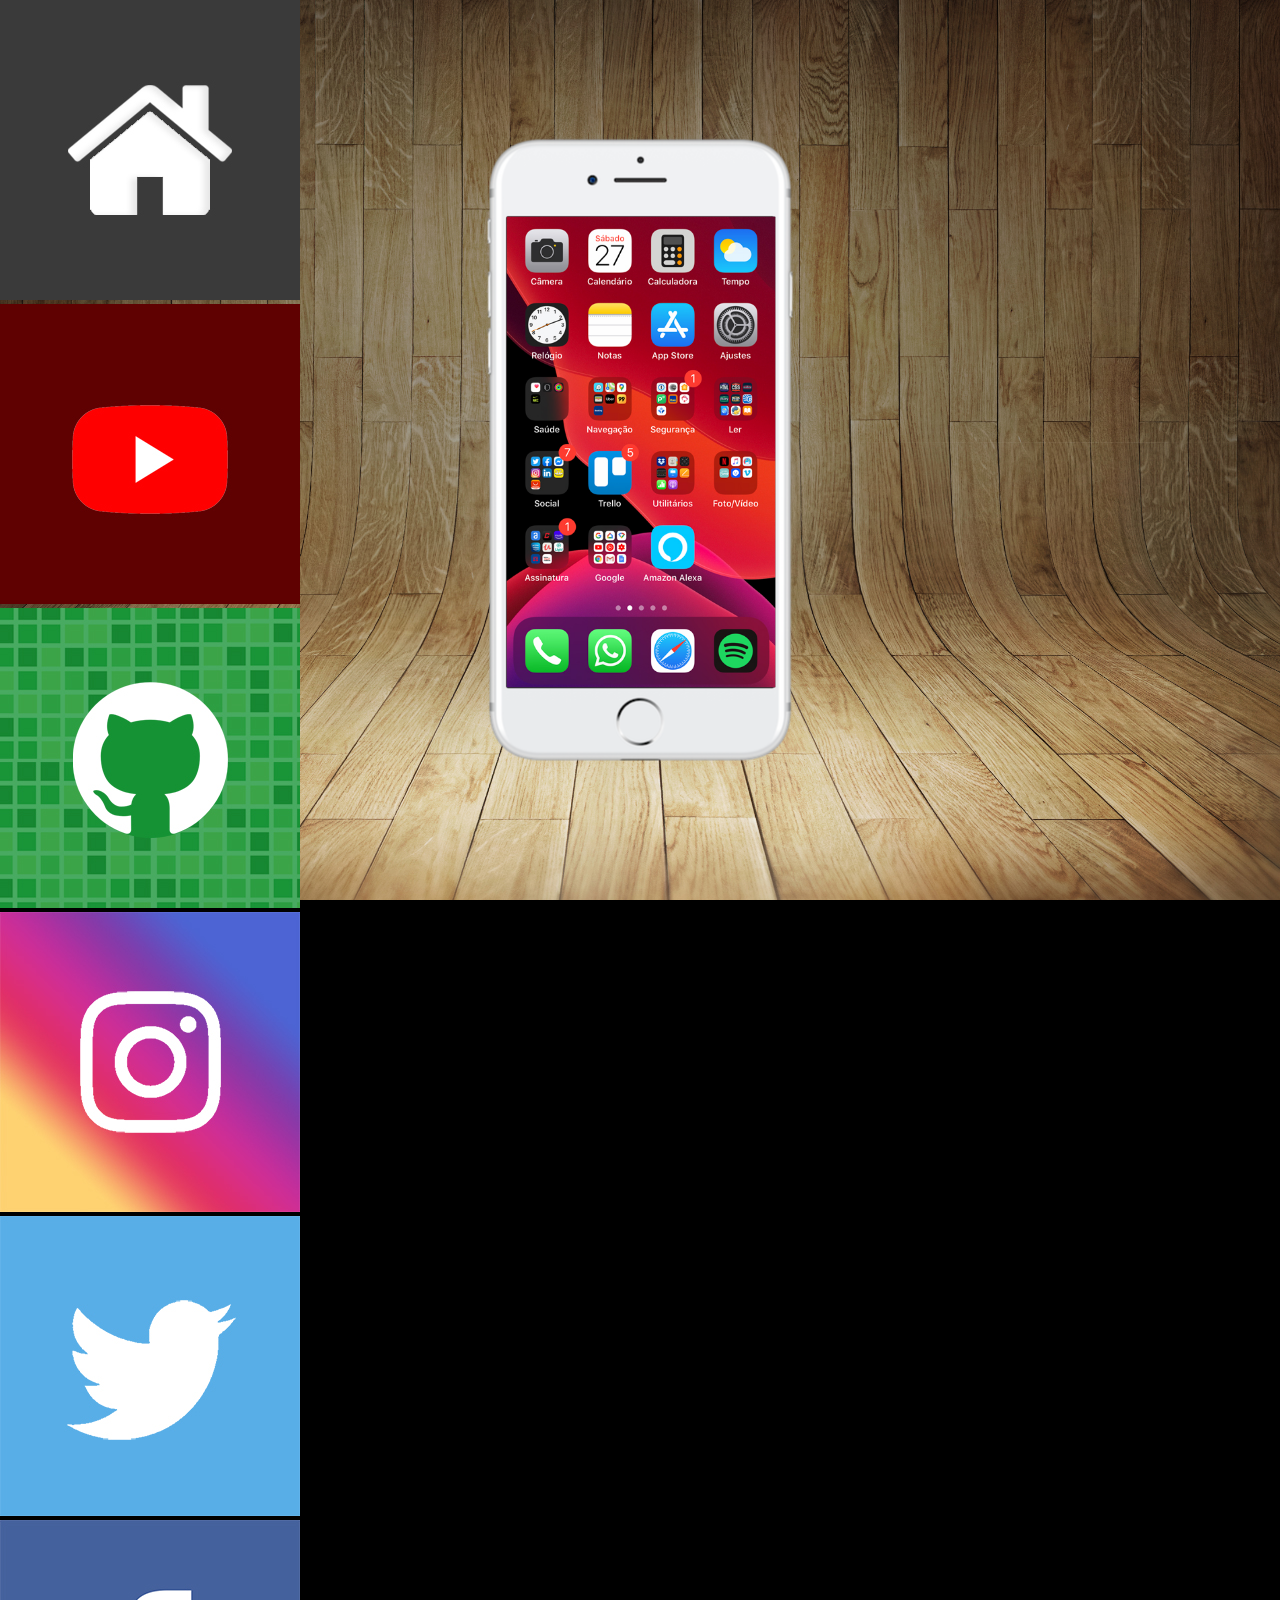
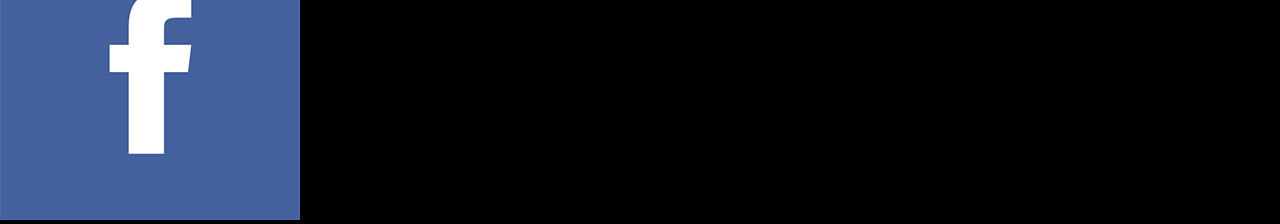
<file: index.html>
<!DOCTYPE html>
<html lang="pt-br">
<head>
    <meta charset="UTF-8">
    <meta name="viewport" content="width=device-width, initial-scale=1.0">
    <title>Projeto Redes Sociais</title>
    <link rel="shortcut icon" href="favicon.ico" type="image/x-icon">
    <link rel="stylesheet" href="estilos/style.css">
</head>
<body>
    <main>
        <section id="telefone">
            <iframe src="home.html" name="tela" id="tela" frameborder="0"> Seu navegador não é compatível com isso.</iframe>
        </section>

        <section id="redes-sociais">
            <a href="home.html" target="tela"><img src="imagens/logo-home.jpg" alt="Home"></a><br>
            <a href="youtube.html" target="tela"><img src="imagens/logo-youtube.jpg" alt="YouTube"></a><br>
            <a href="github.html" target="tela"><img src="imagens/logo-github.jpg" alt="GitHub"></a><br>
            <a href="instagram.html" target="tela"><img src="imagens/logo-instagram.jpg" alt="Instagram"></a><br>
            <a href="twitter.html" target="tela"><img src="imagens/logo-twitter.jpg" alt="Twitter"></a><br>
            <a href="facebook.html" target="tela"><img src="imagens/logo-facebook.jpg" alt="Facebook"></a>
            
        </section>
    </main>
</body>
</html>
</file>
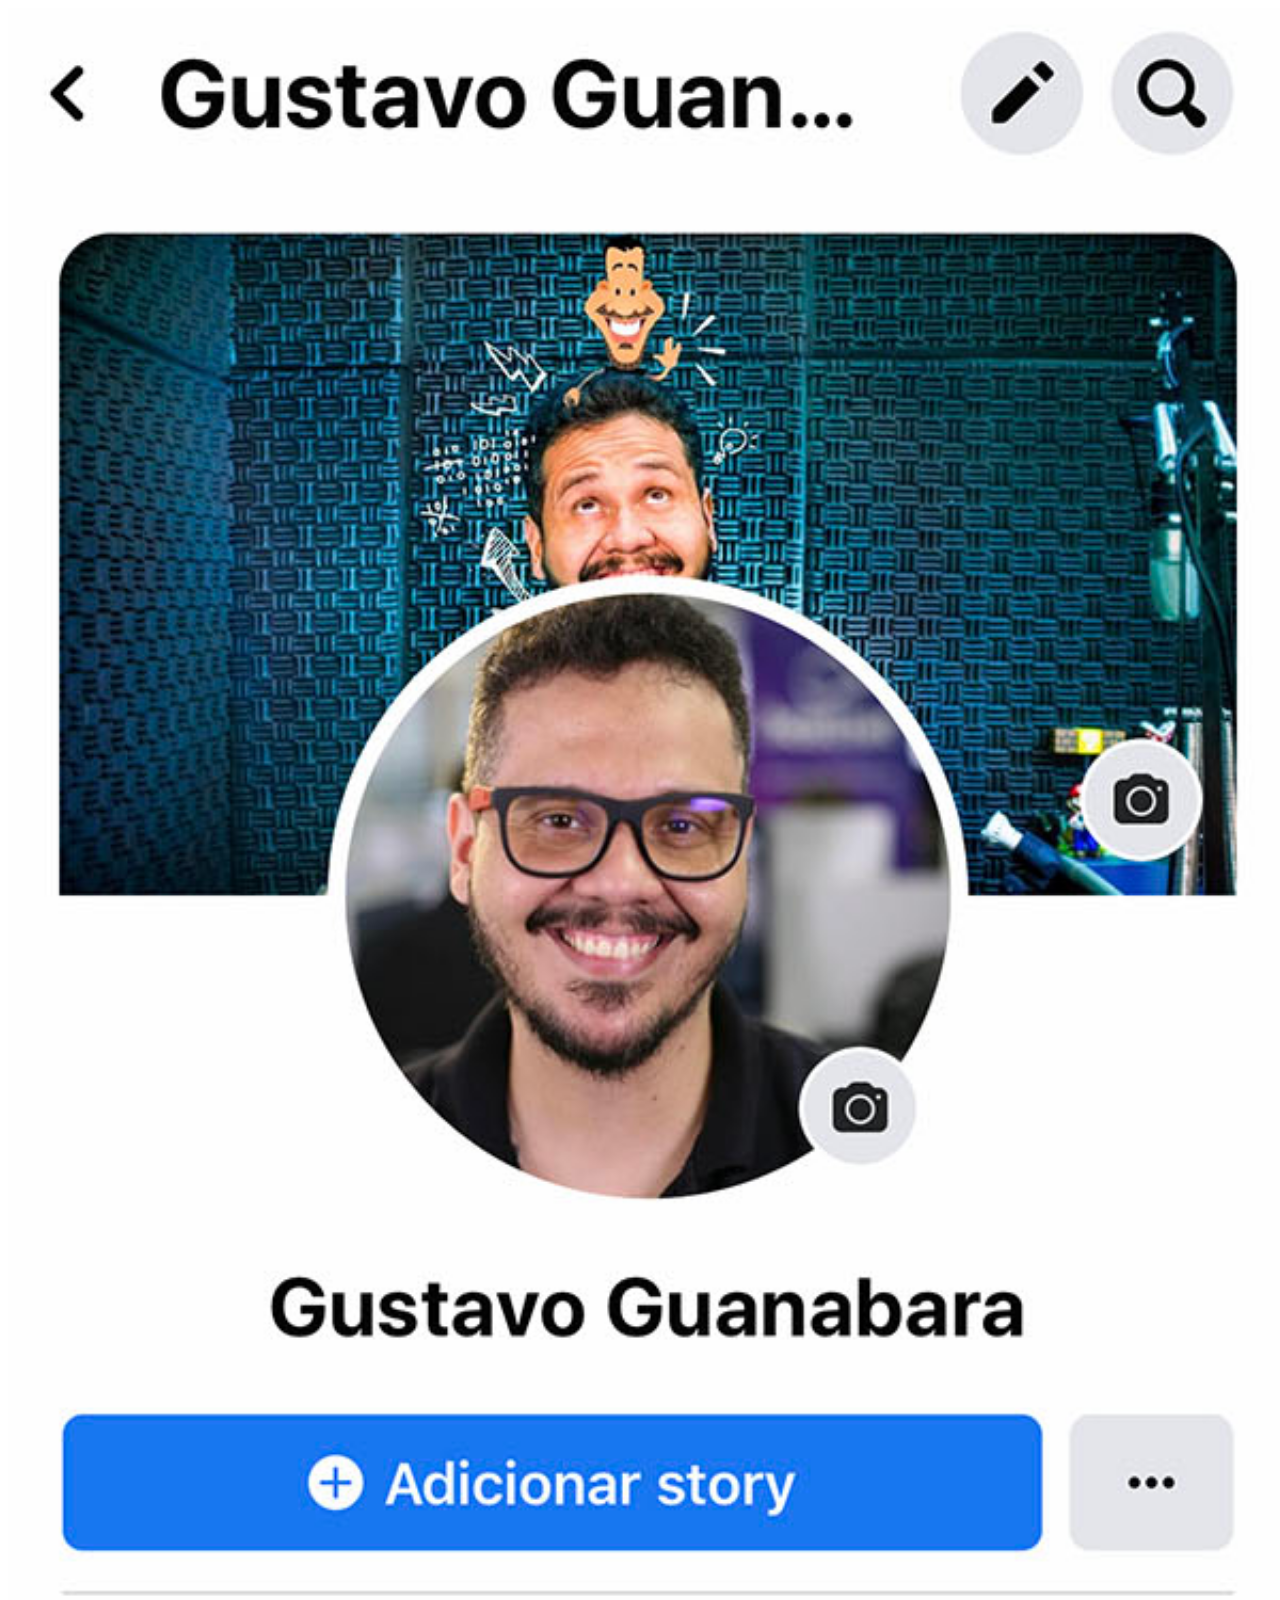
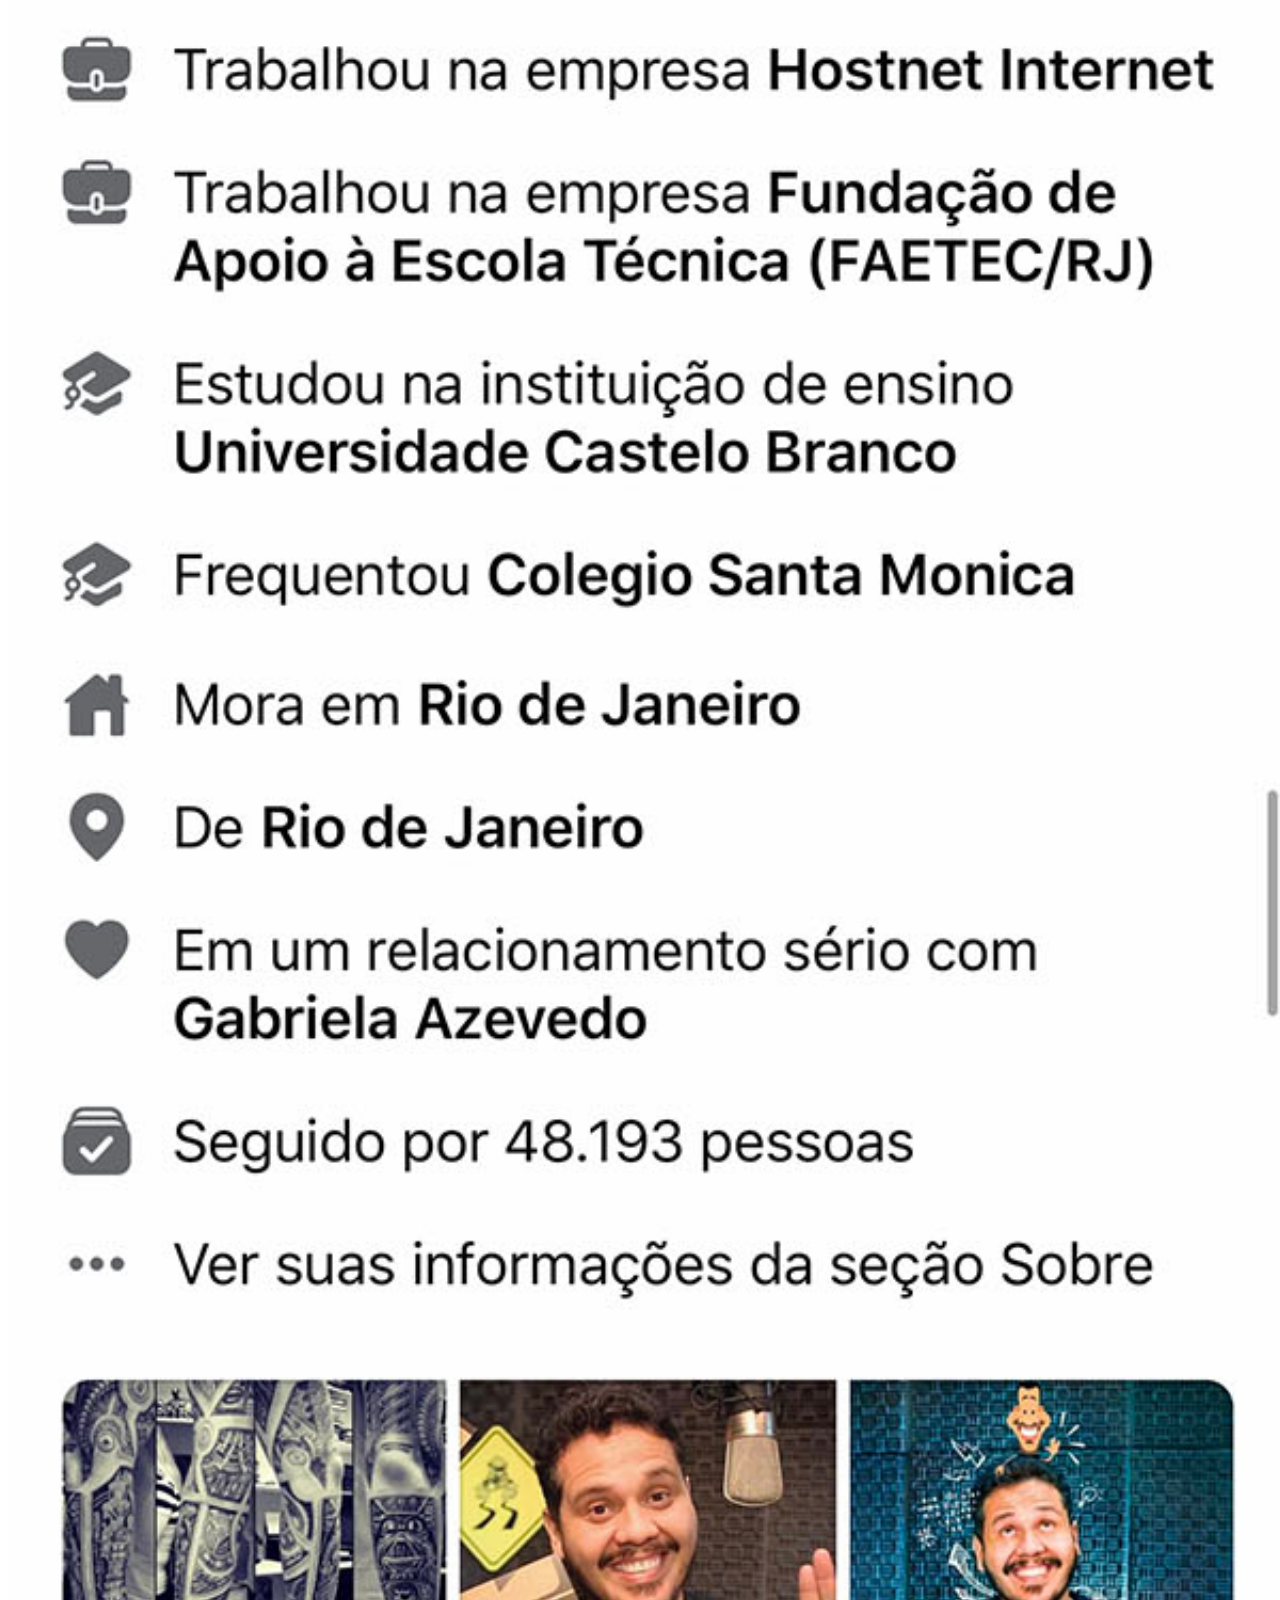
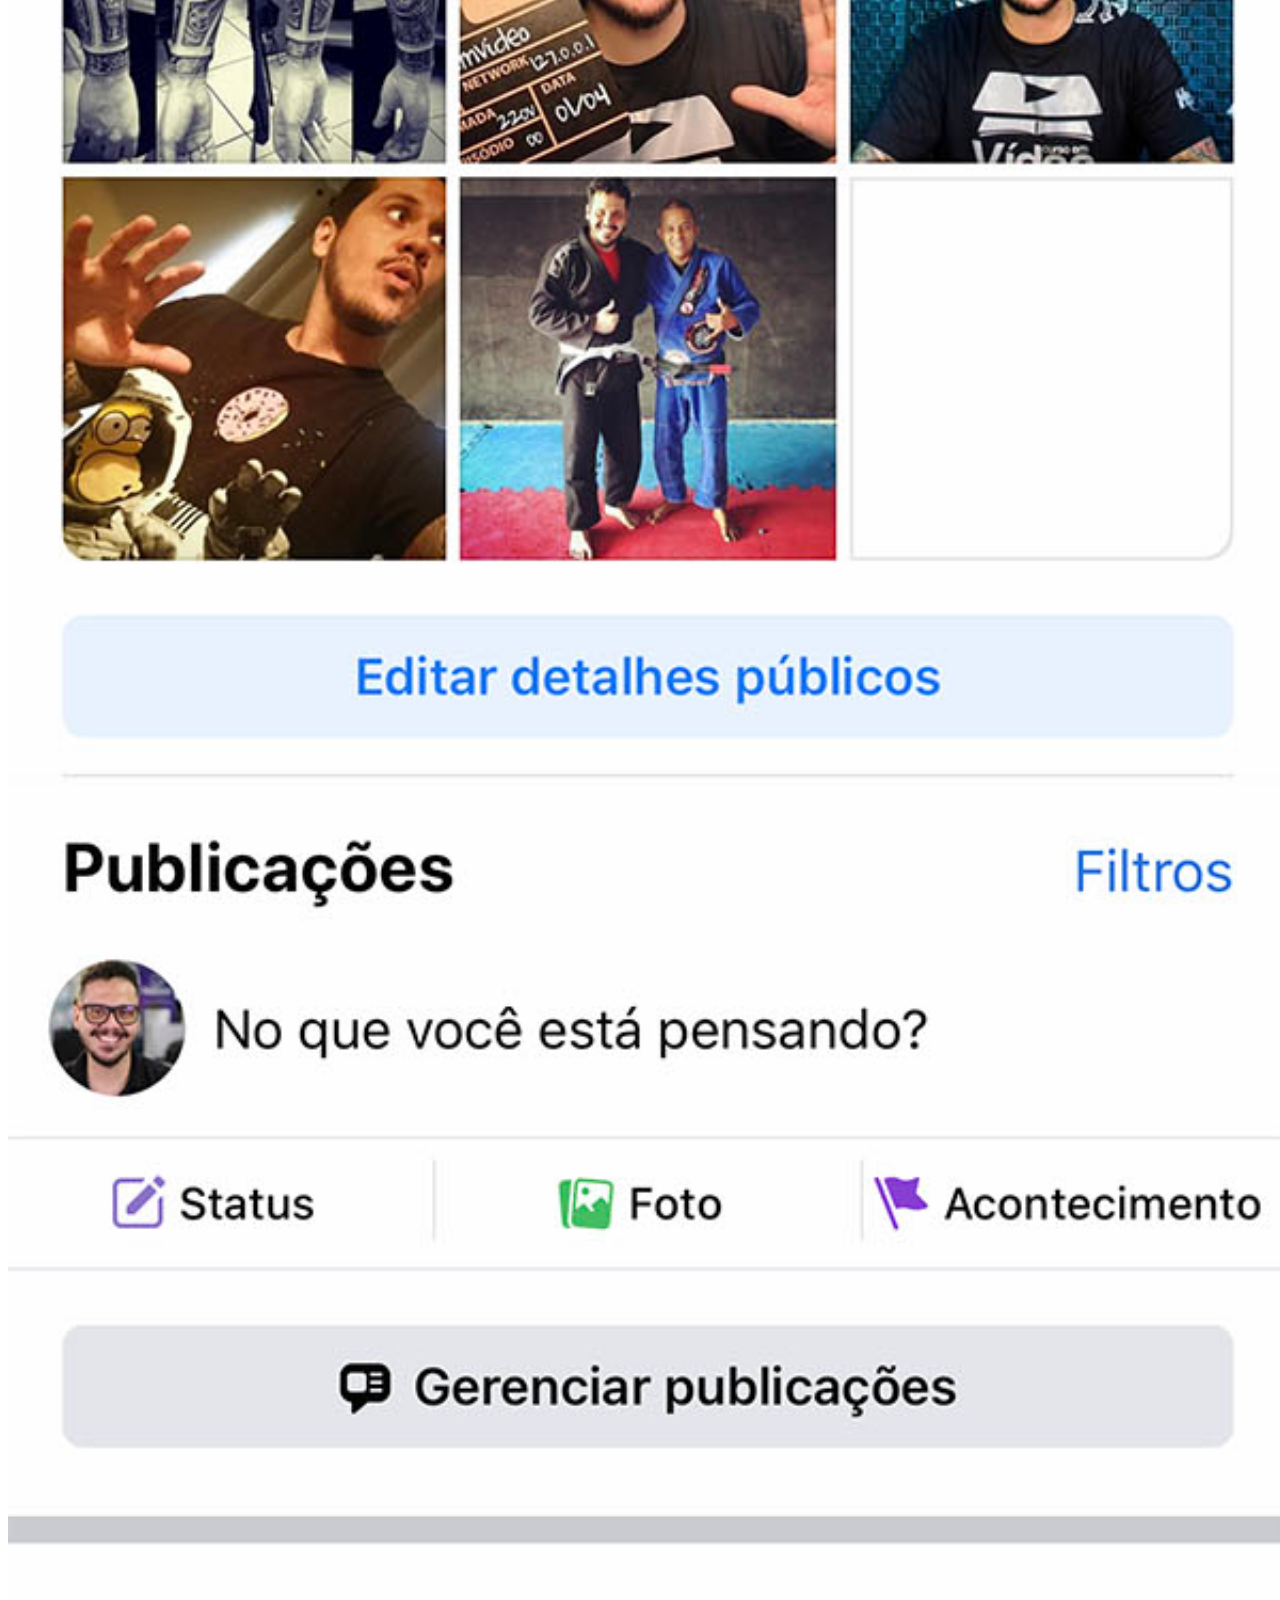
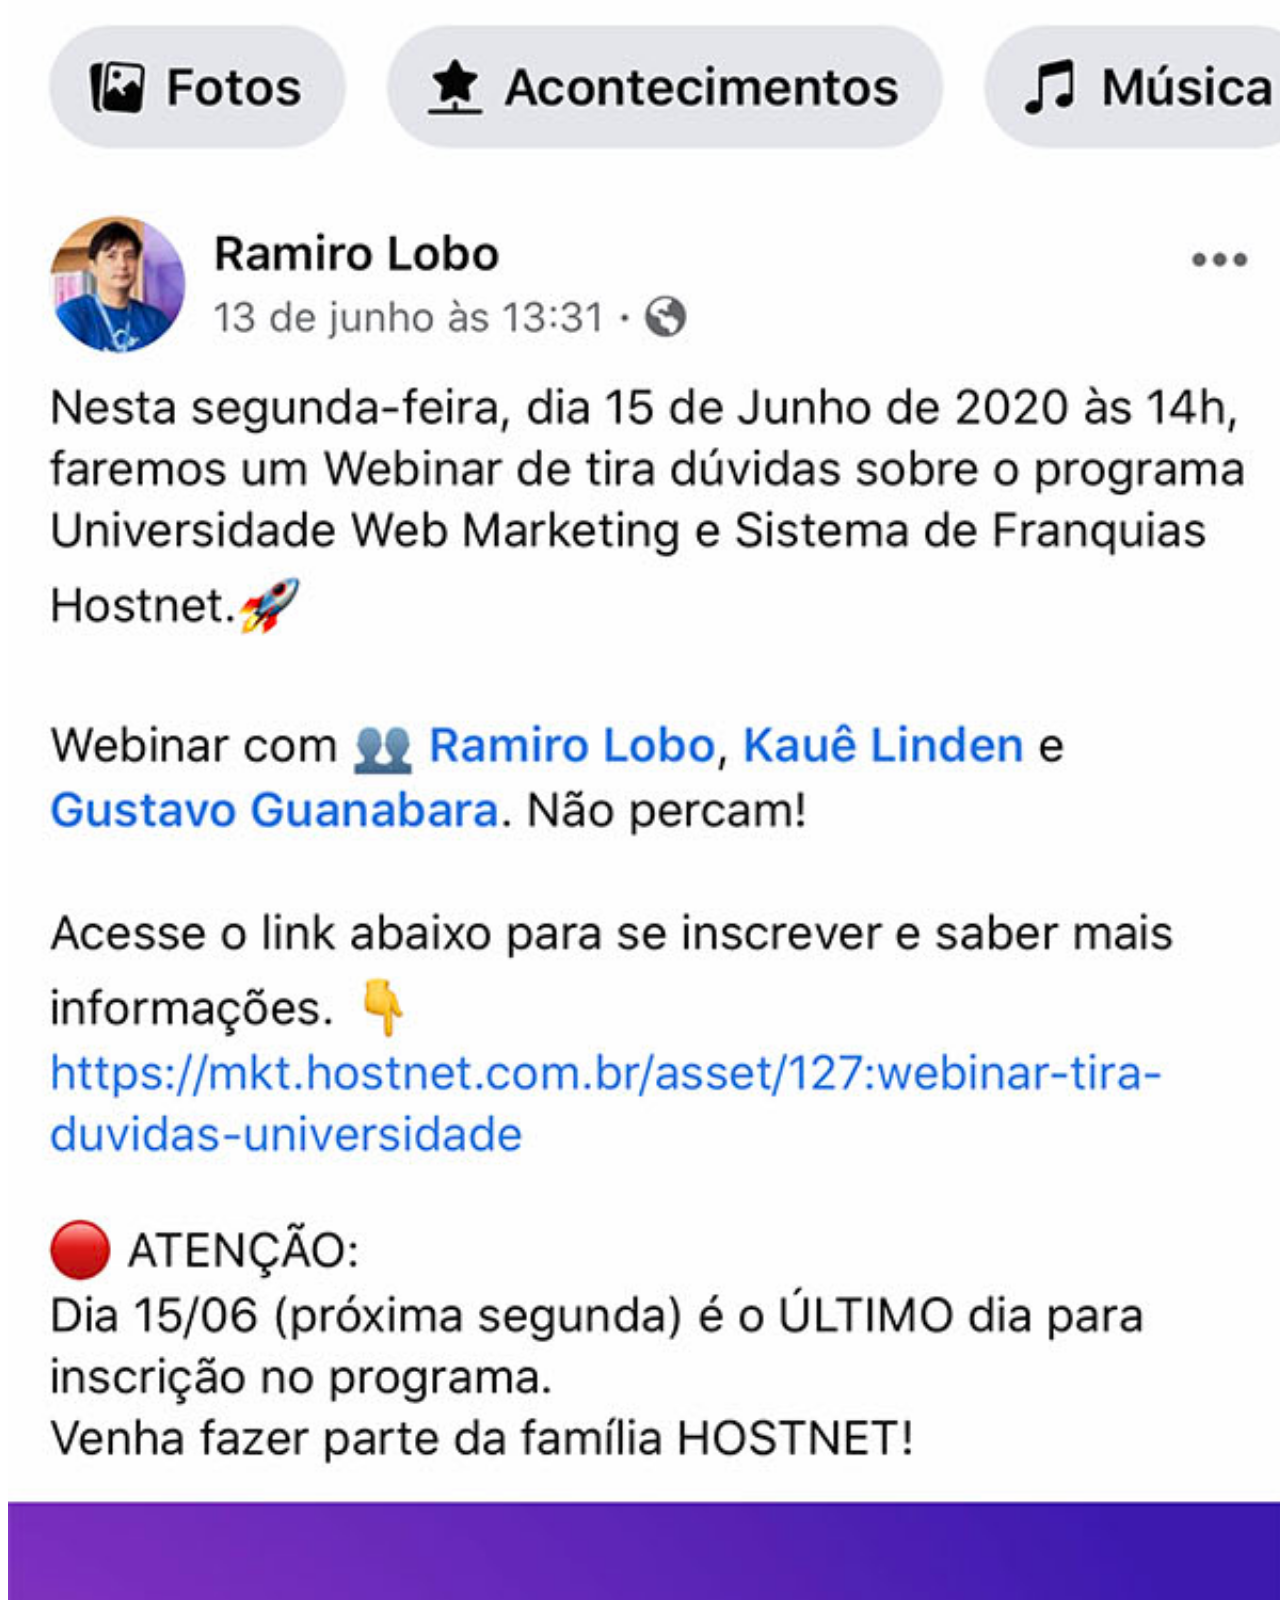
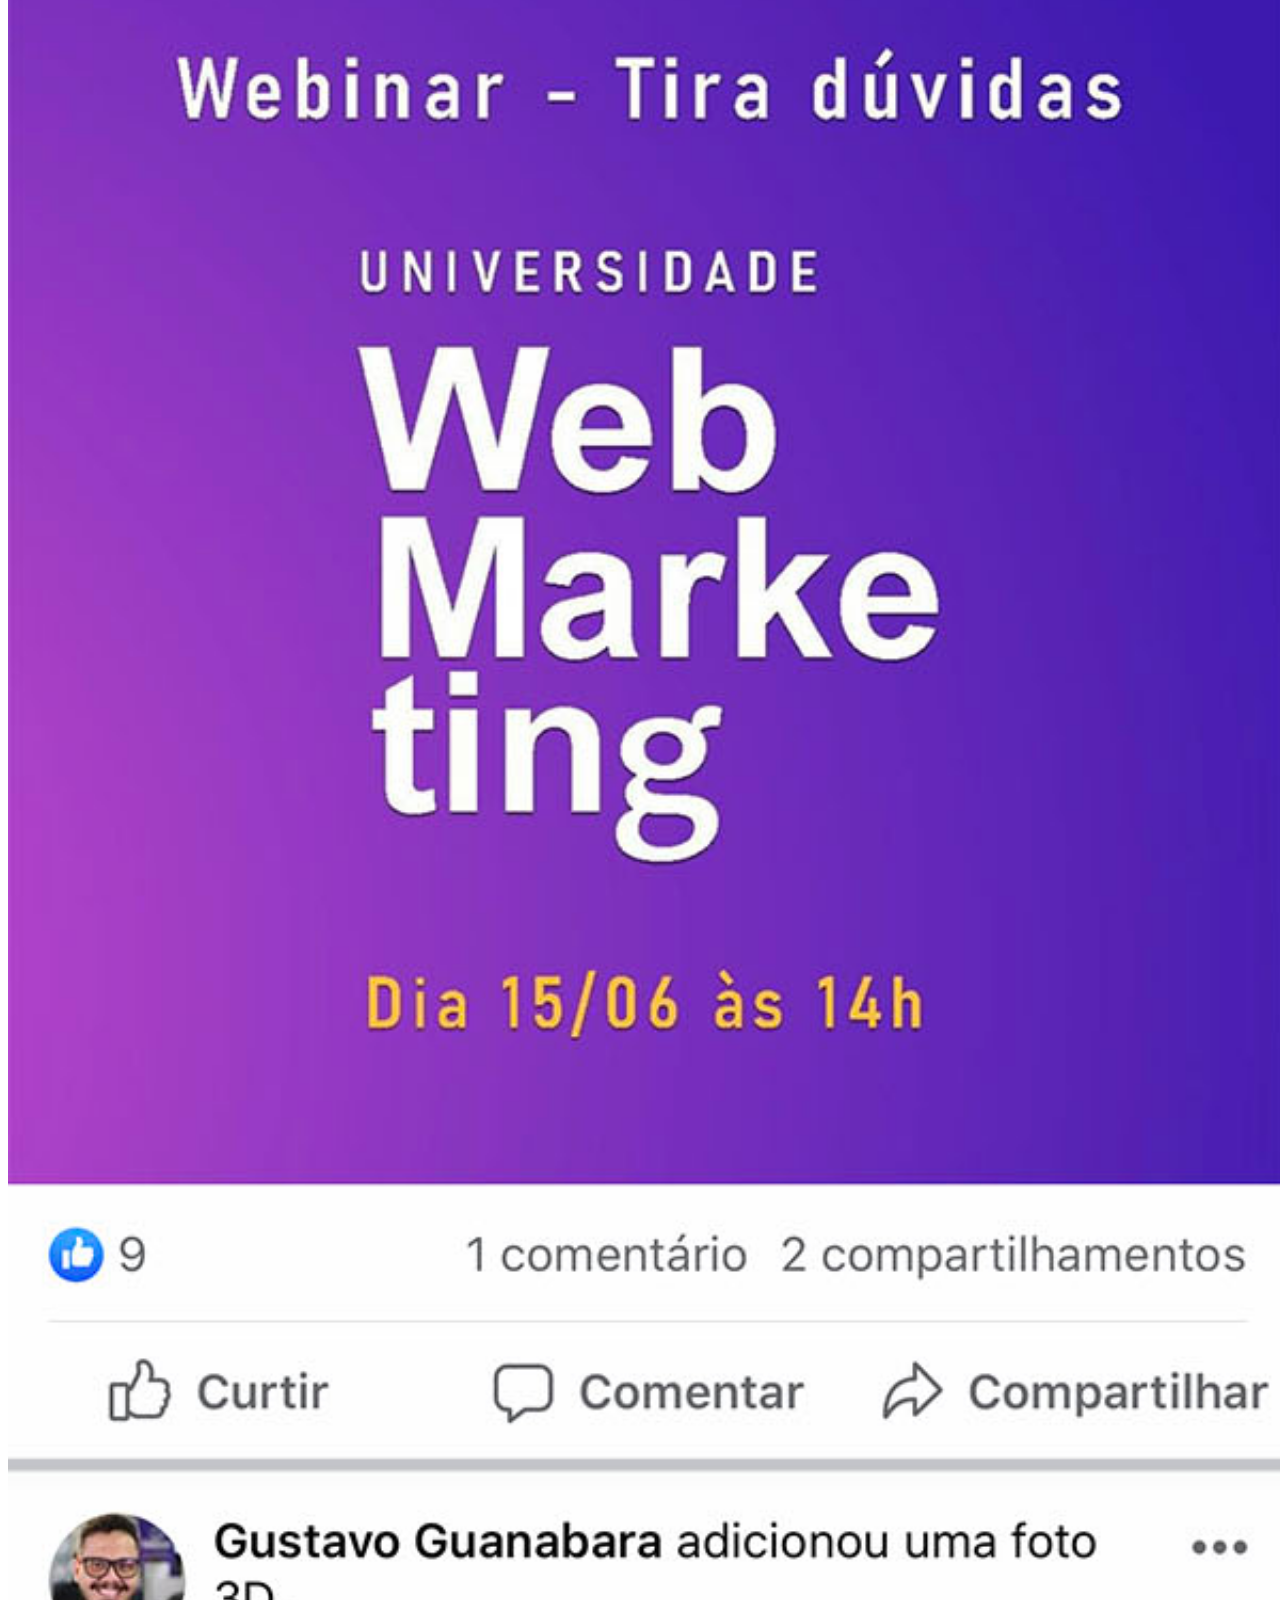
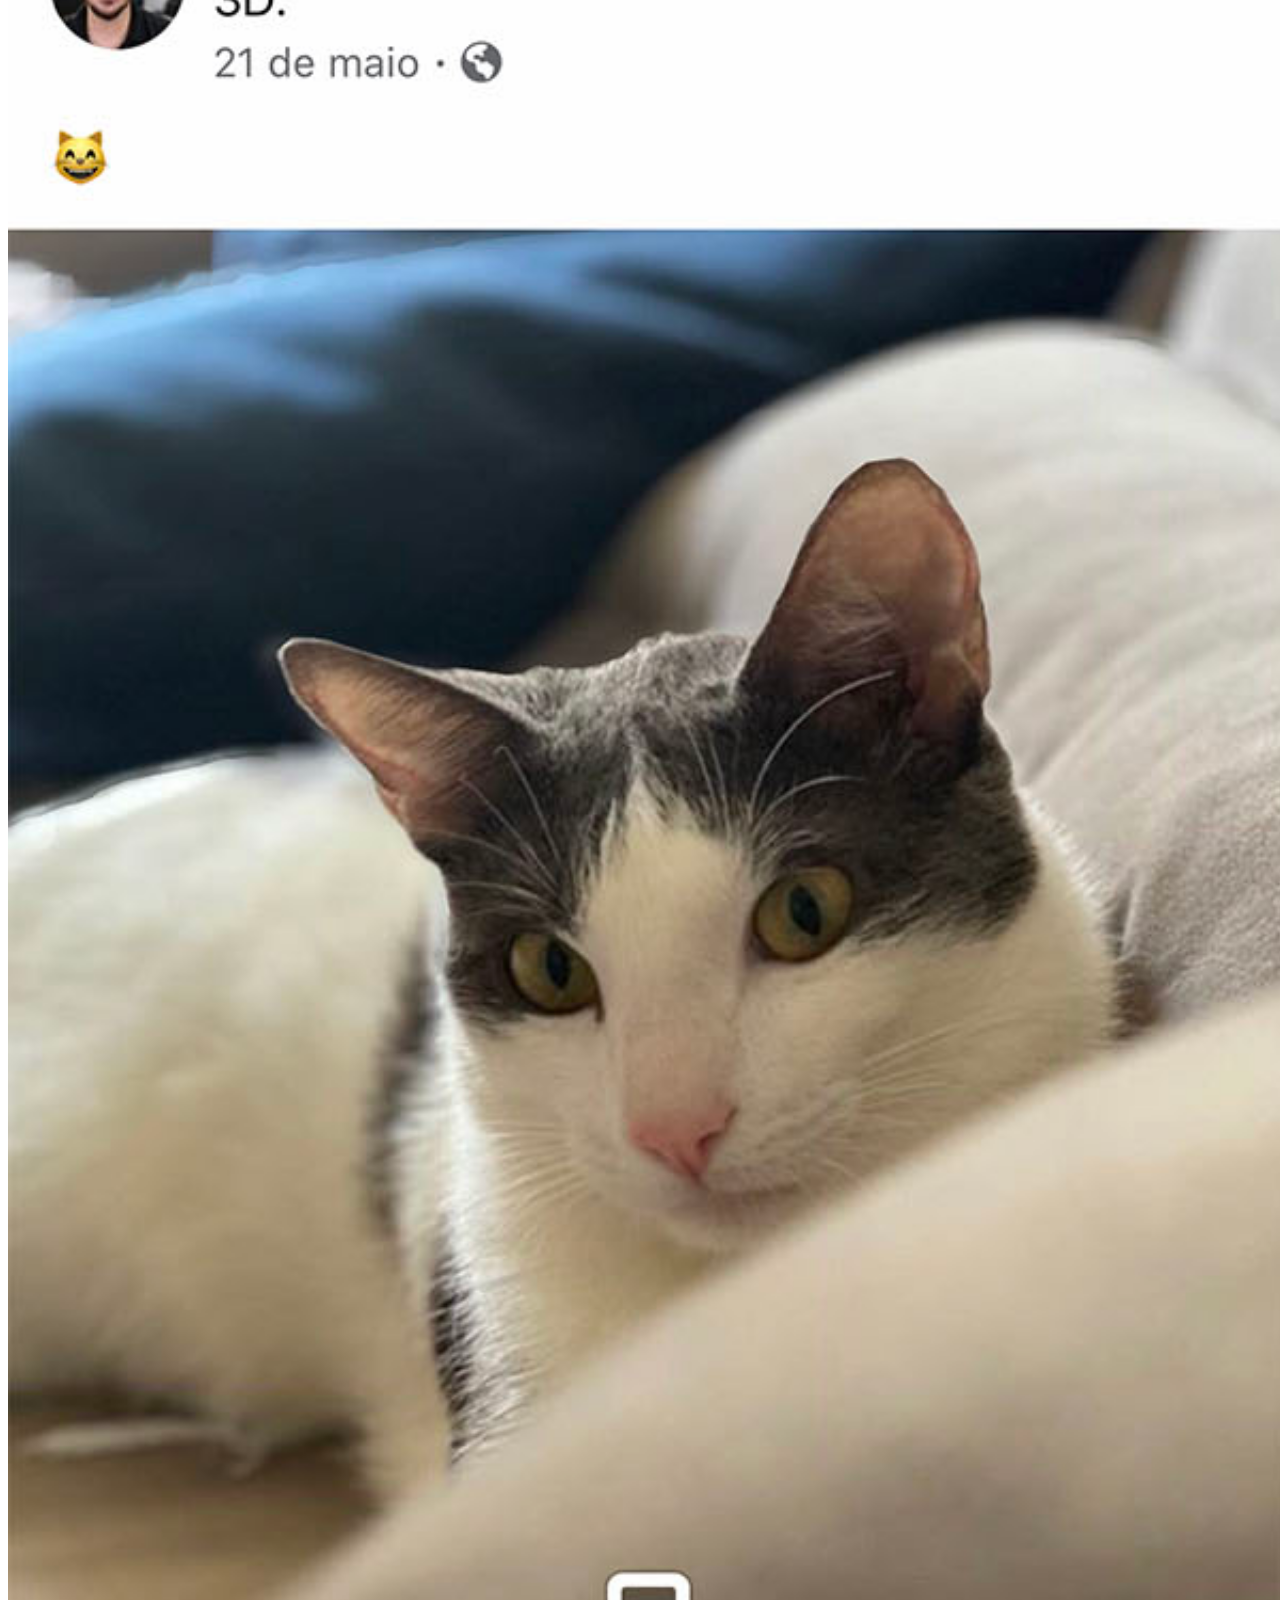
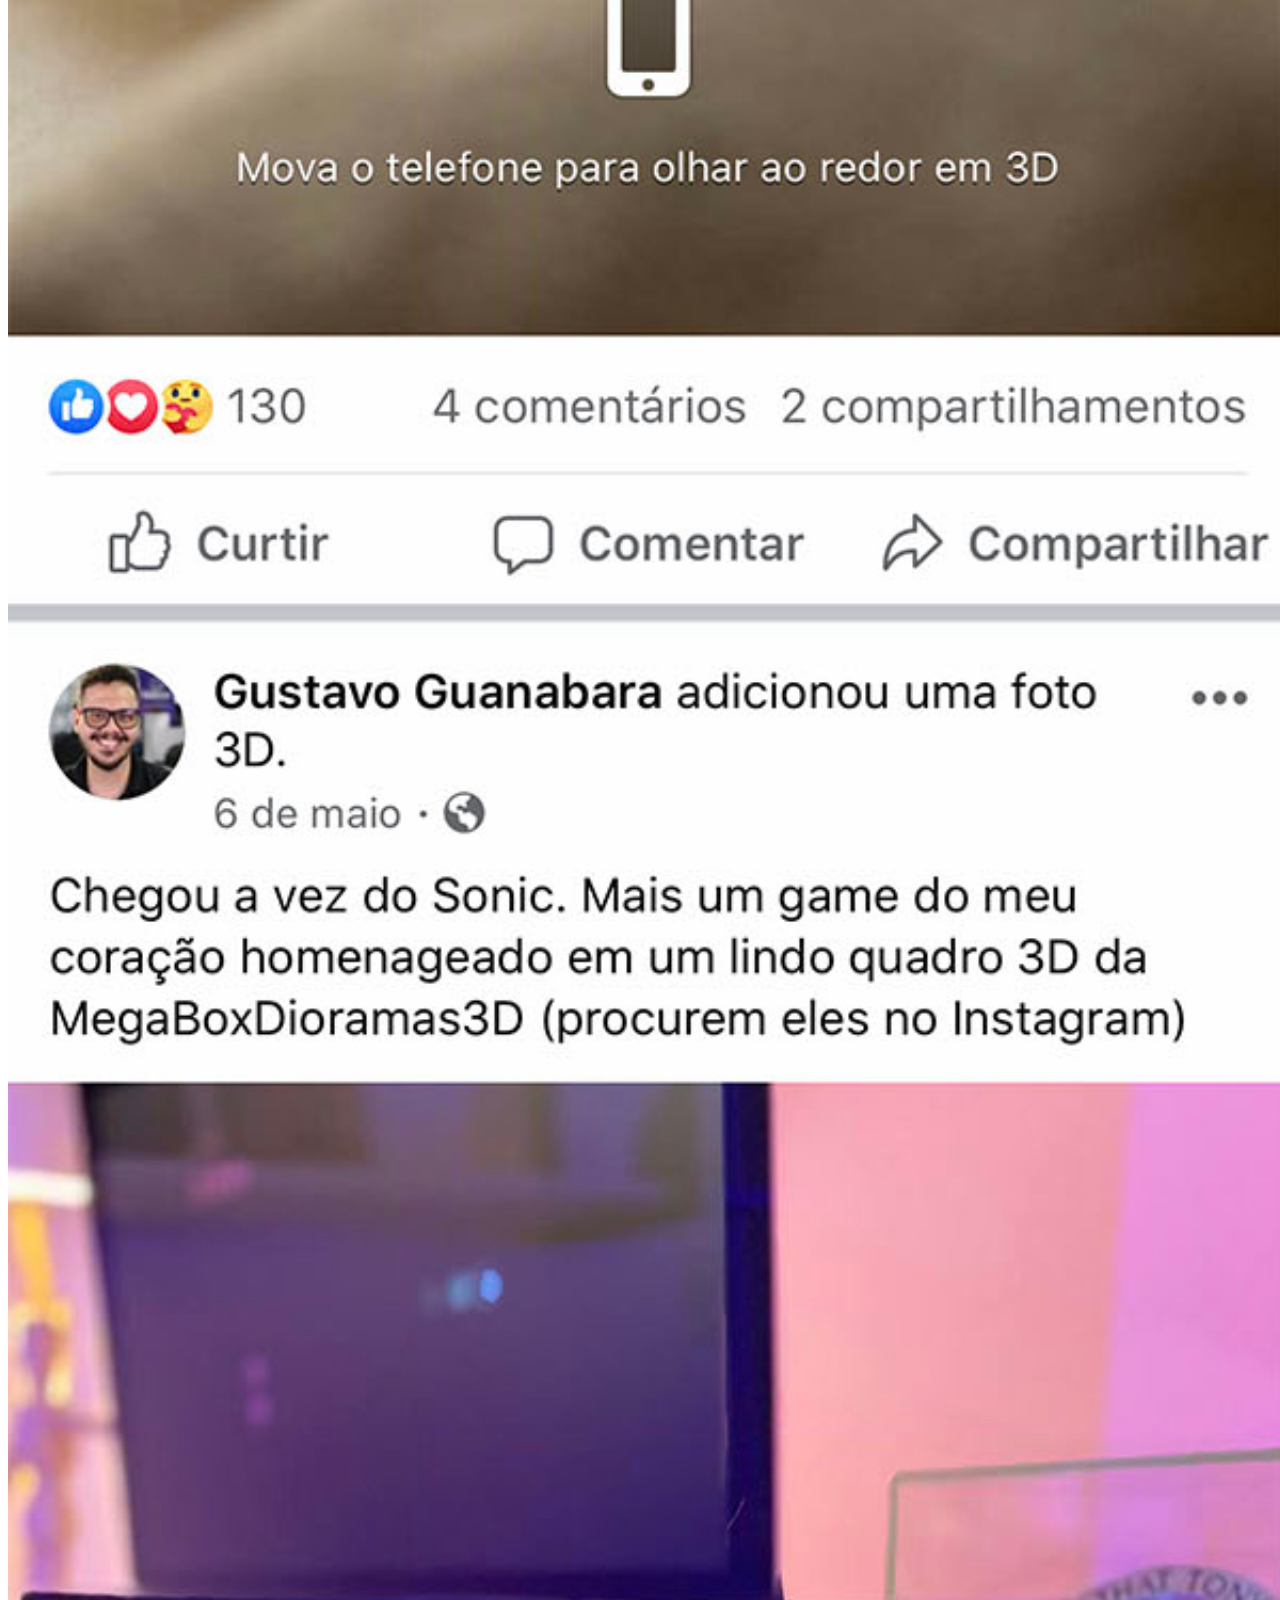
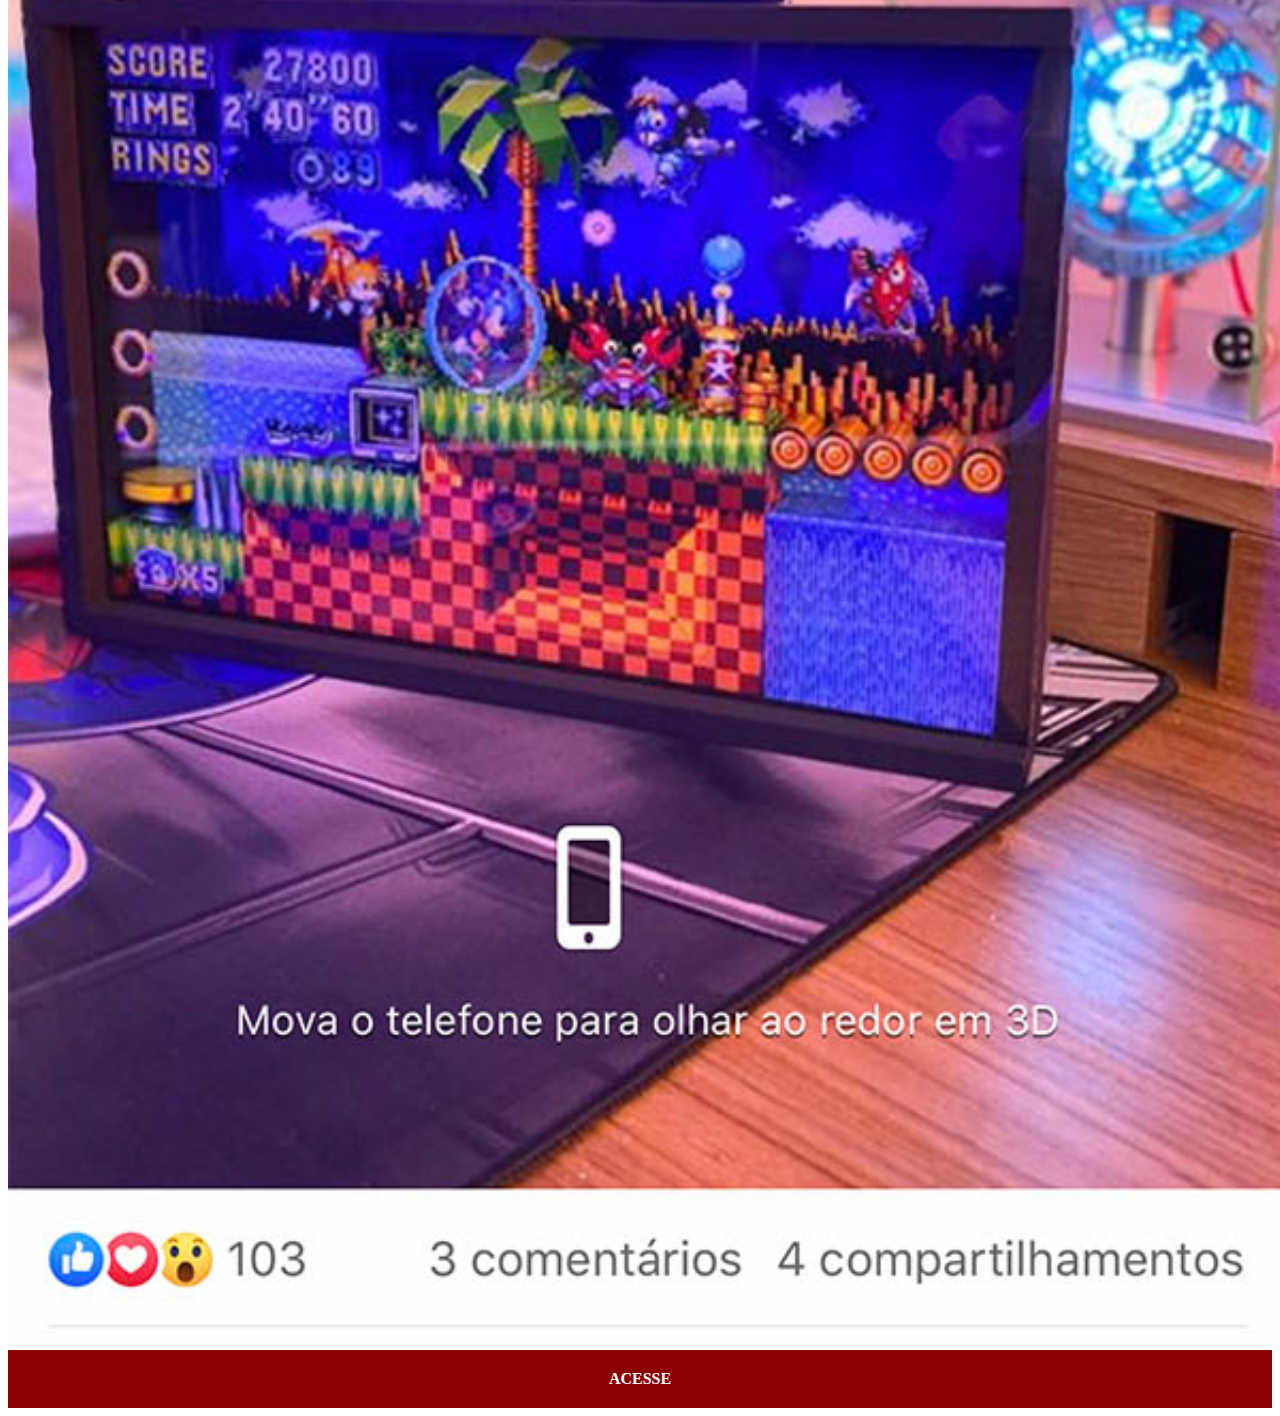
<file: facebook.html>
<!DOCTYPE html>
<html lang="pt-br">
<head>
    <meta charset="UTF-8">
    <meta name="viewport" content="width=device-width, initial-scale=1.0">
    <title>Facebook</title>
    <link rel="stylesheet" href="estilos/social.css">
</head>
<body>
    <img src="imagens/tela-facebook.jpg" alt="Facebook">
    <a href="https://www.facebook.com/gustavoguanabara/?locale=pt_BR" target="_blank">ACESSE</a>
</body>
</html>
</file>
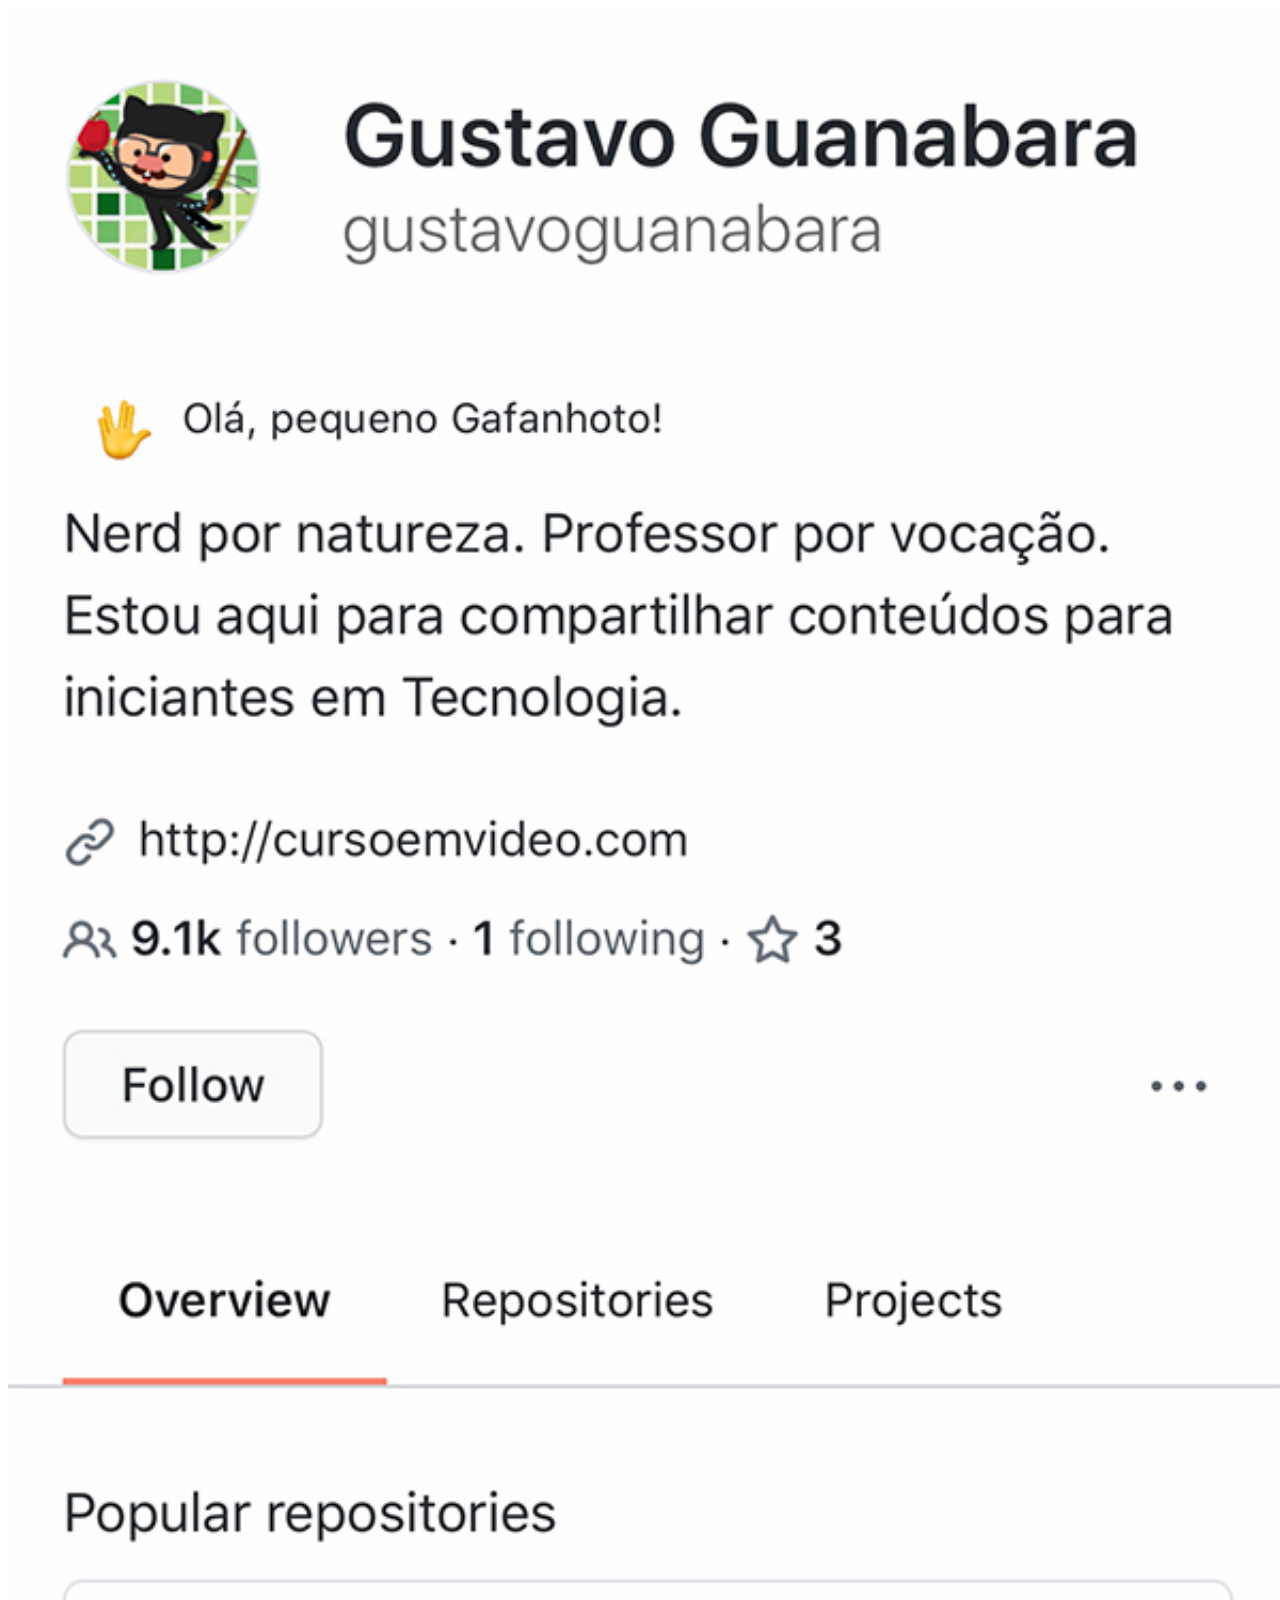
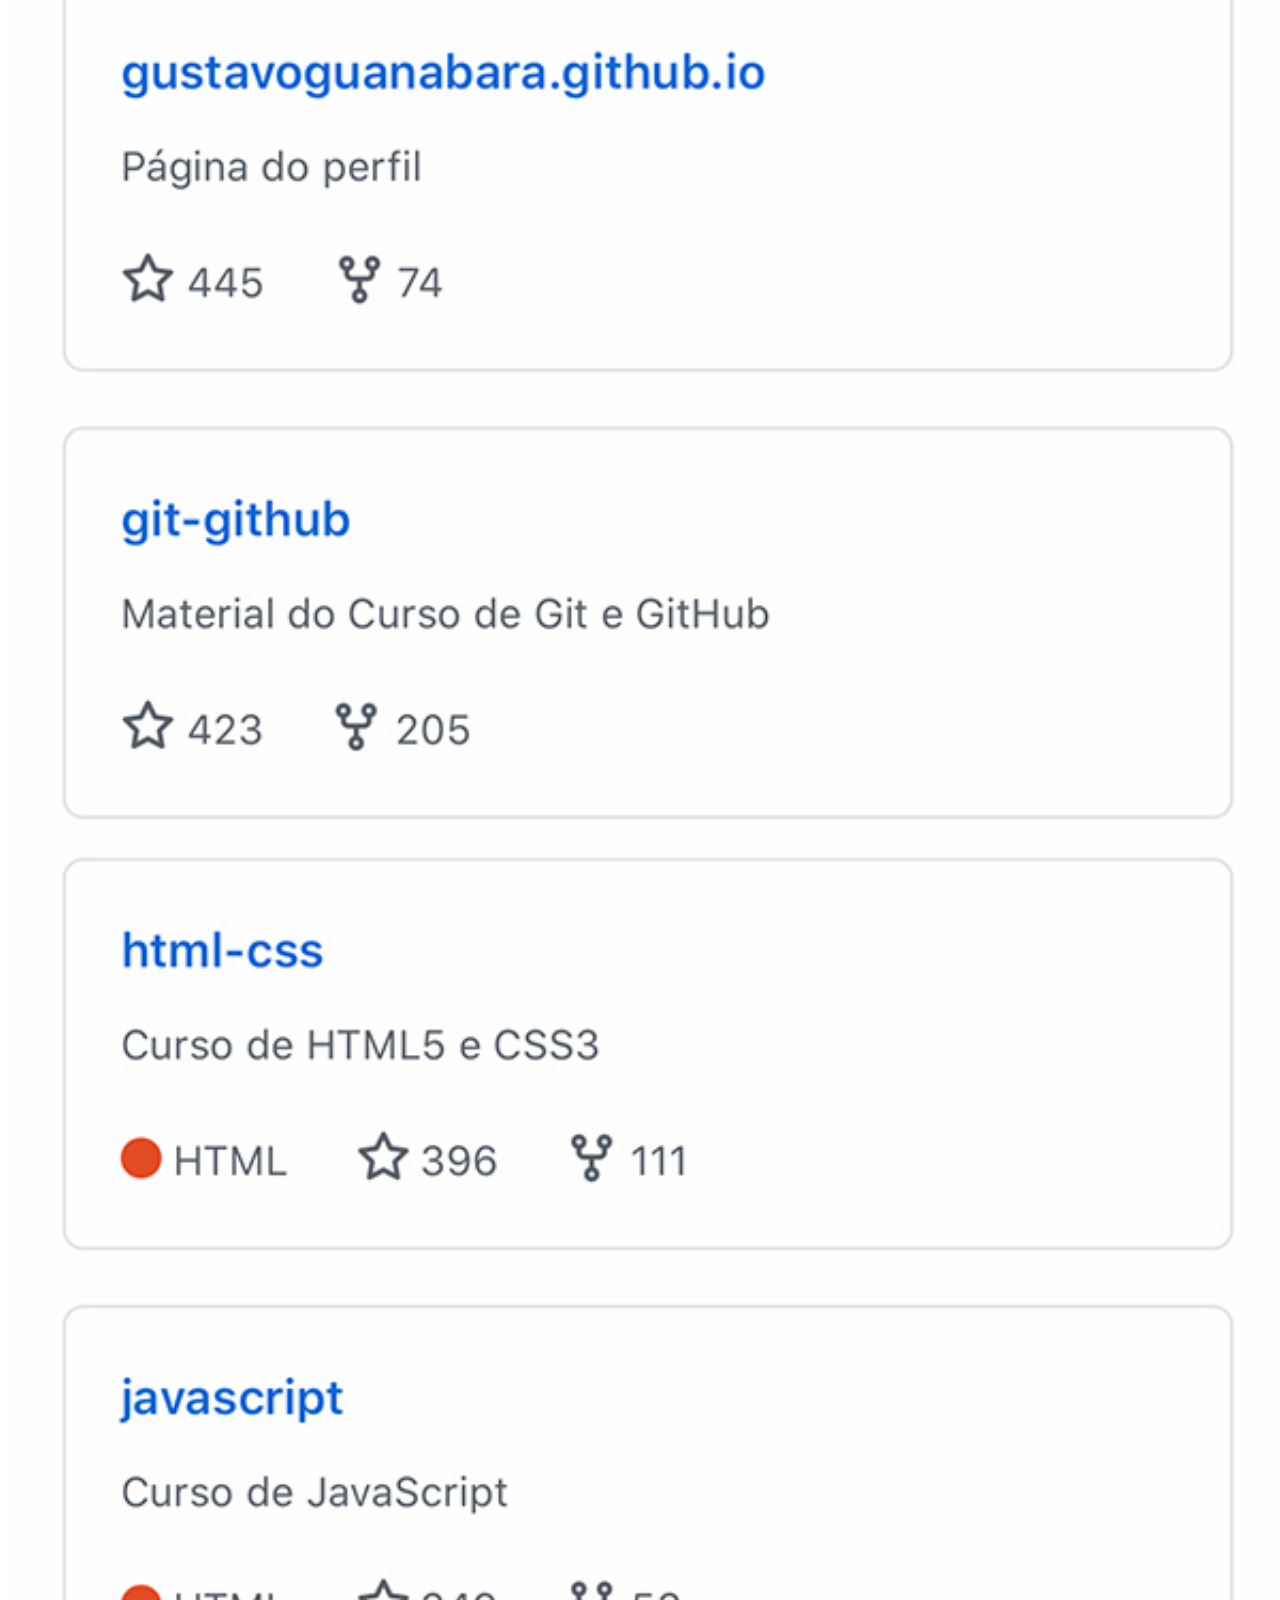
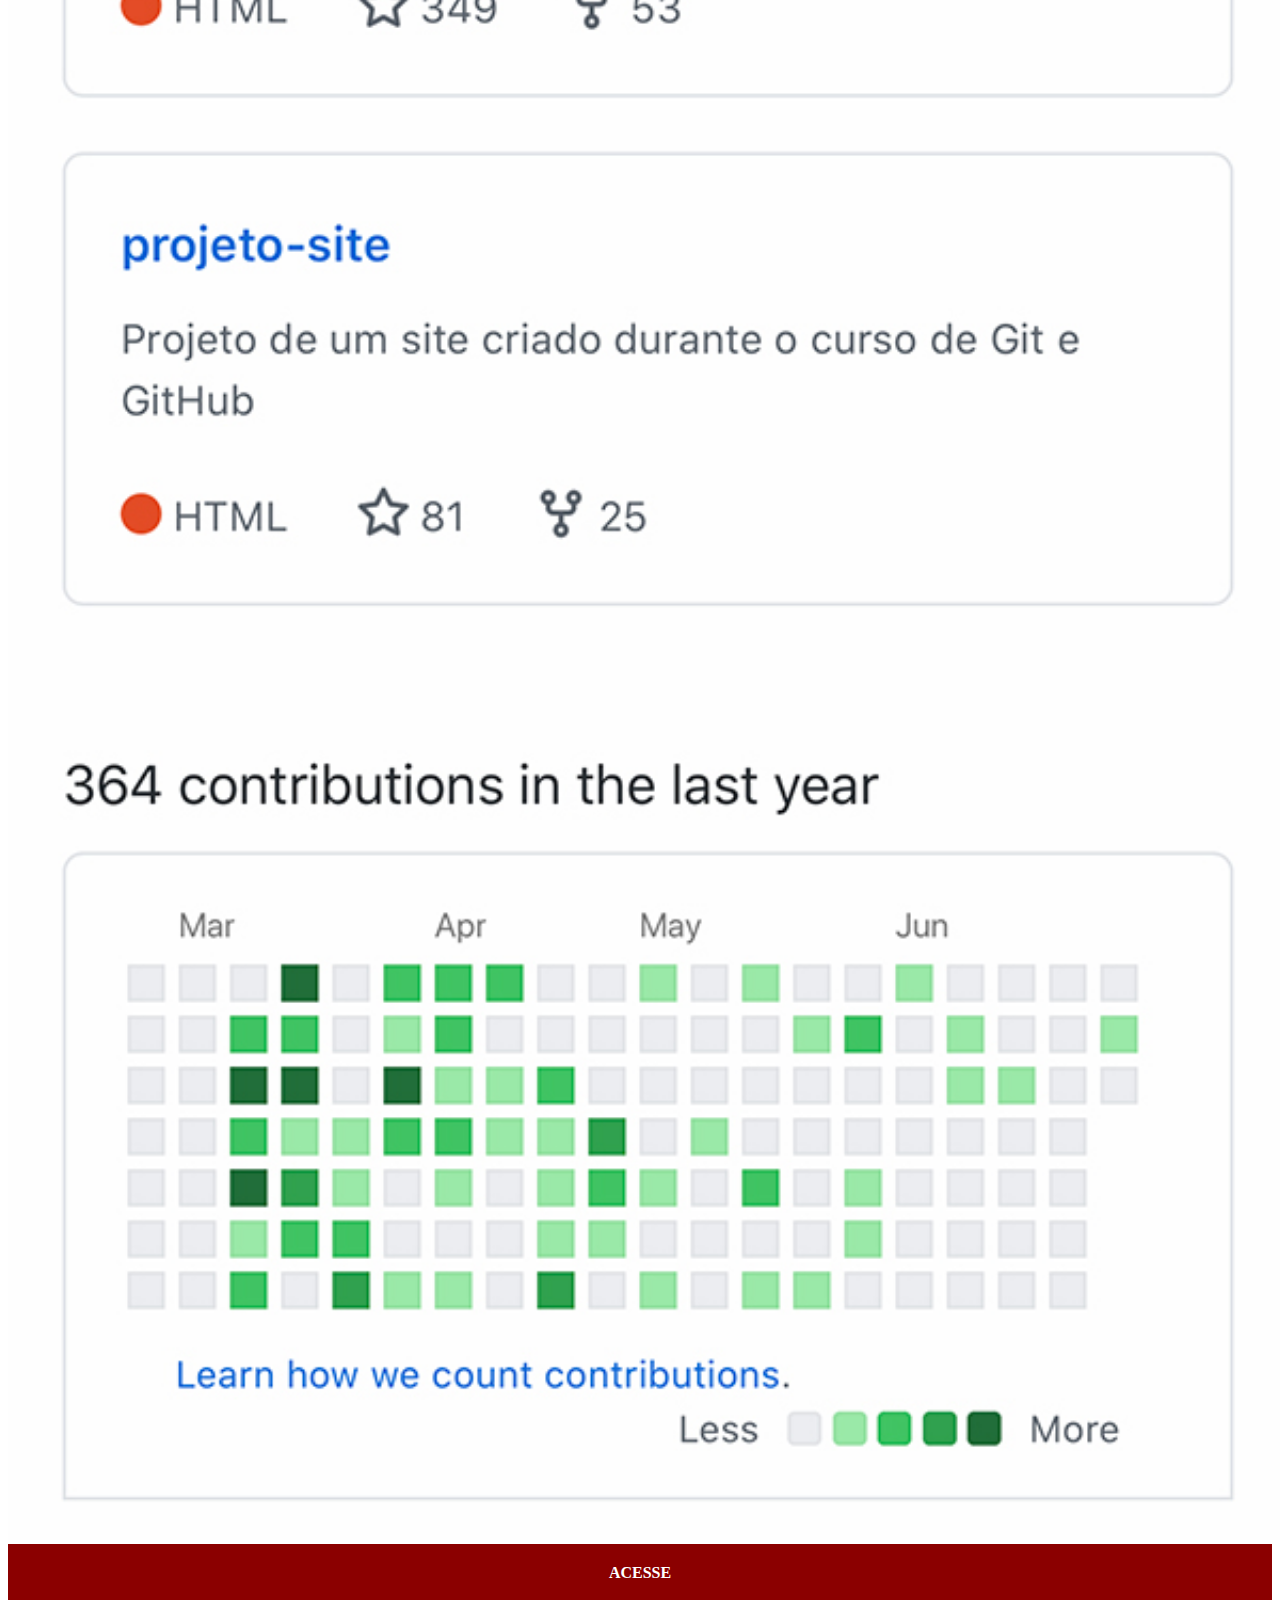
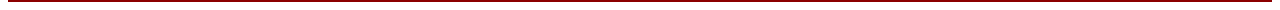
<file: github.html>
<!DOCTYPE html>
<html lang="pt-br">
<head>
    <meta charset="UTF-8">
    <meta name="viewport" content="width=device-width, initial-scale=1.0">
    <title>GitHub</title>
    <link rel="stylesheet" href="estilos/social.css">
</head>
<body>
    <img src="imagens/tela-github.jpg" alt="GitHub">
    <a href="https://github.com/gustavoguanabara" target="_blank">ACESSE</a>
</body>
</html>
</file>
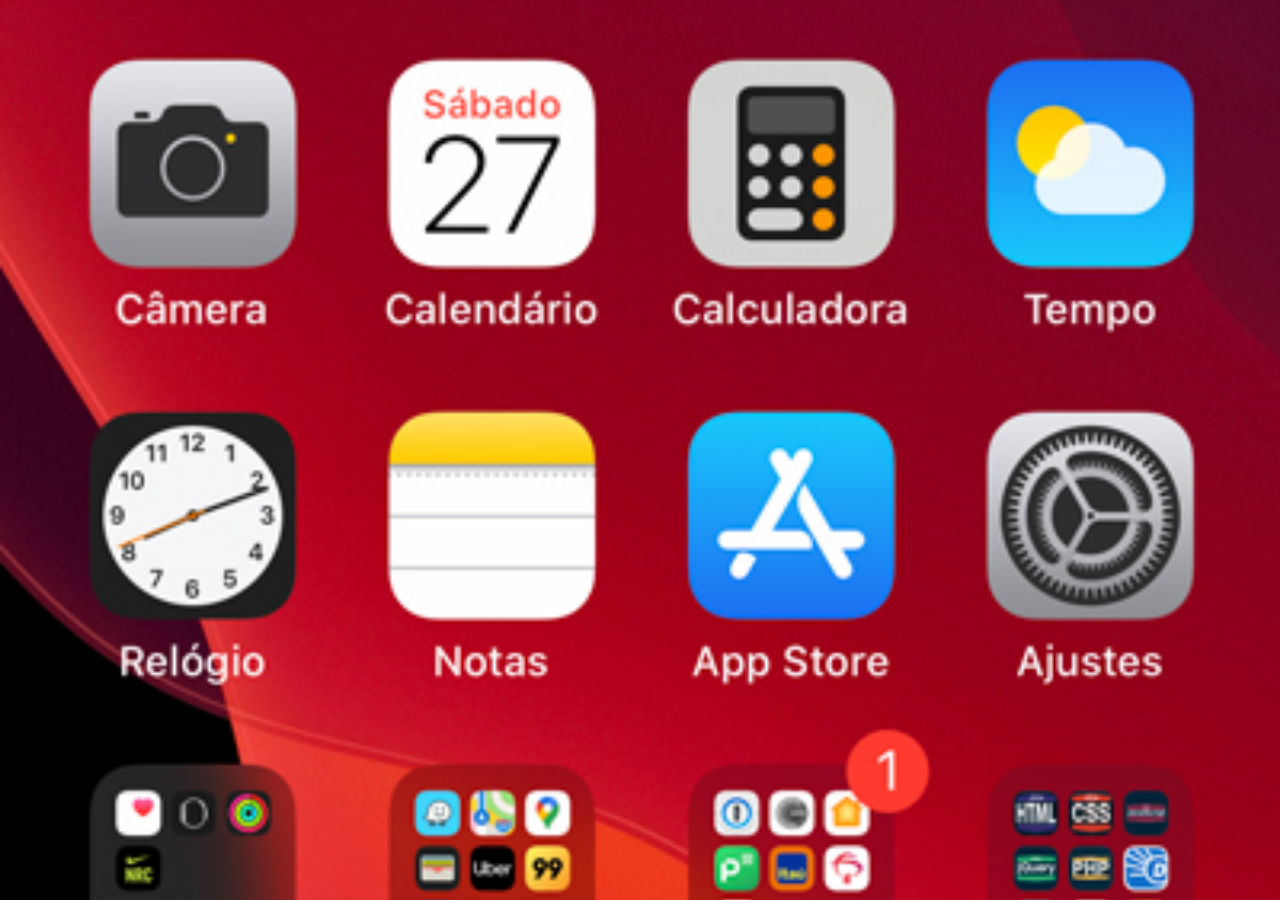
<file: home.html>
<!DOCTYPE html>
<html lang="pt-br">
<head>
    <meta charset="UTF-8">
    <meta name="viewport" content="width=device-width, initial-scale=1.0">
    <title>Home</title>

    <style>
        *{
            margin: 0px;
            padding: 0px;
        }

        body {
            width: 100vw;
            height: 100vh;
            background: black url(imagens/tela-home.jpg) no-repeat top center;
            background-size: cover;
        }


    </style>
</head>
<body>
    
</body>
</html>
</file>
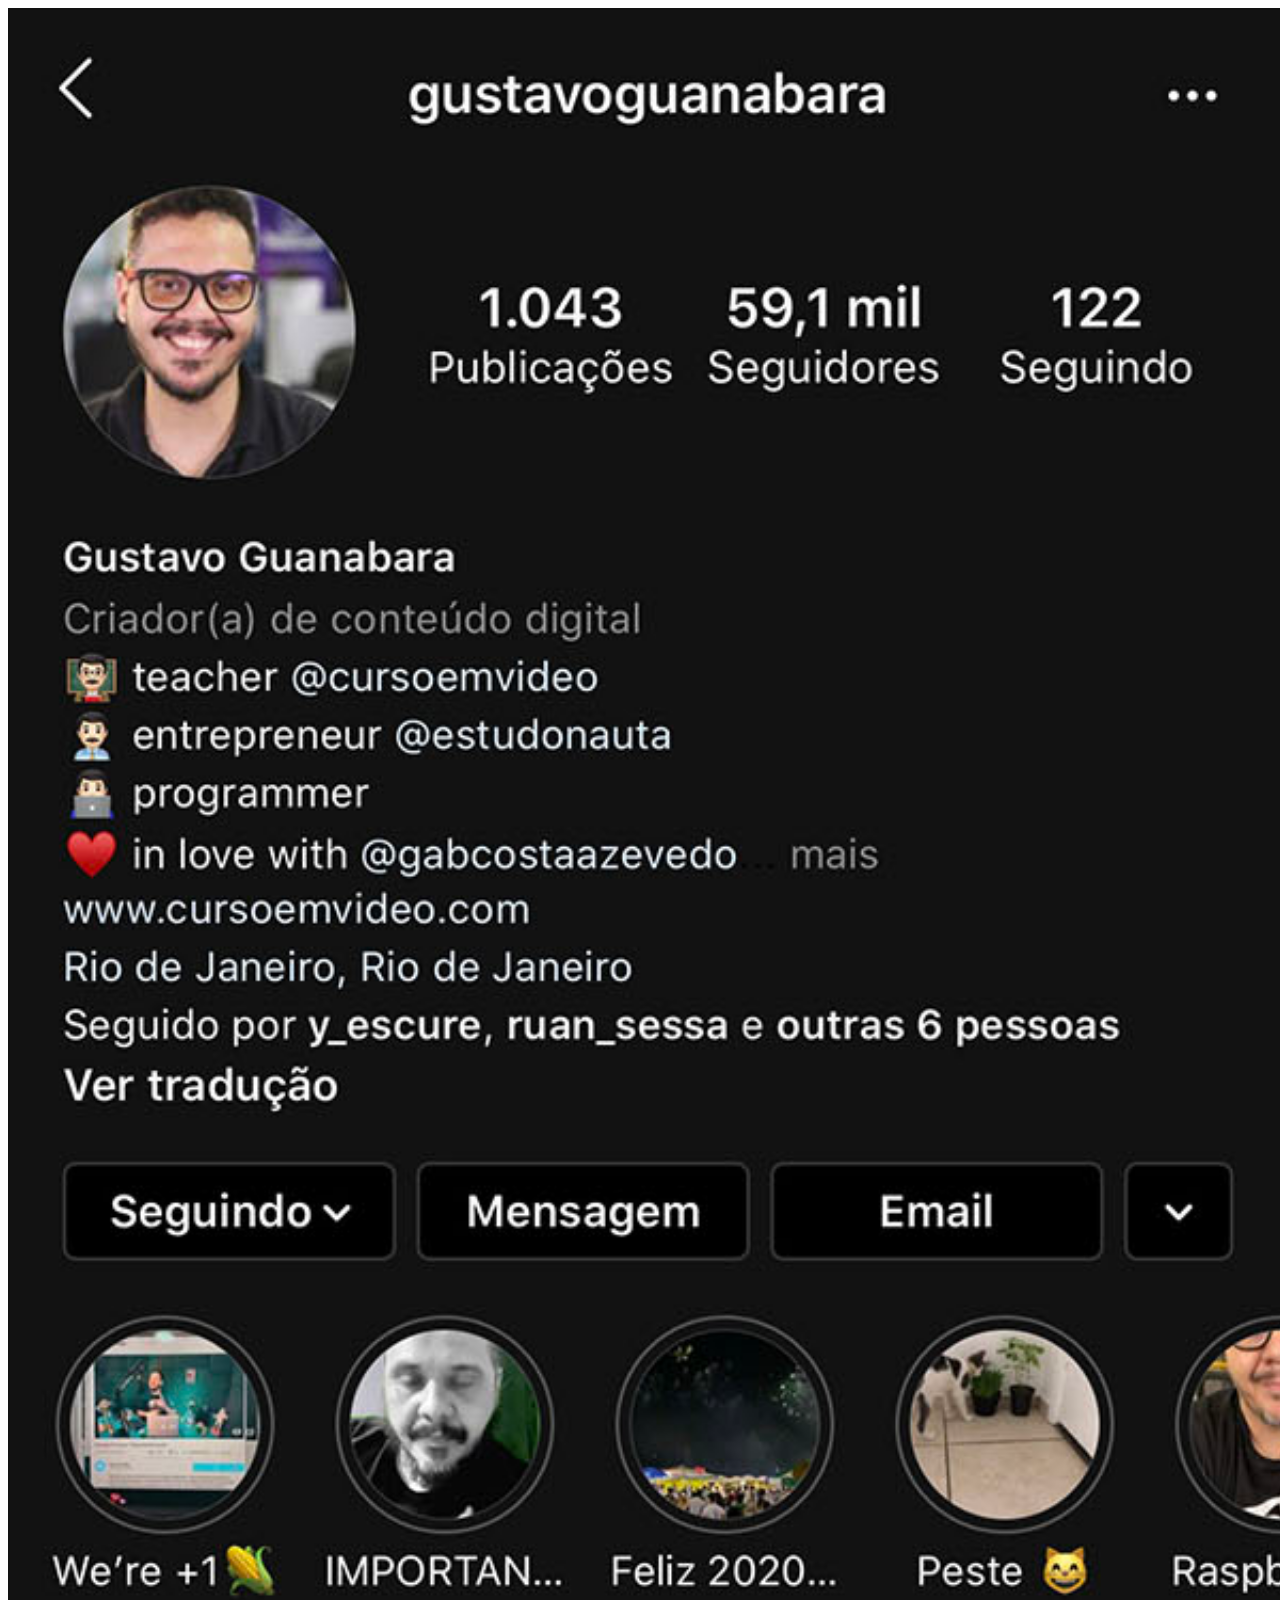
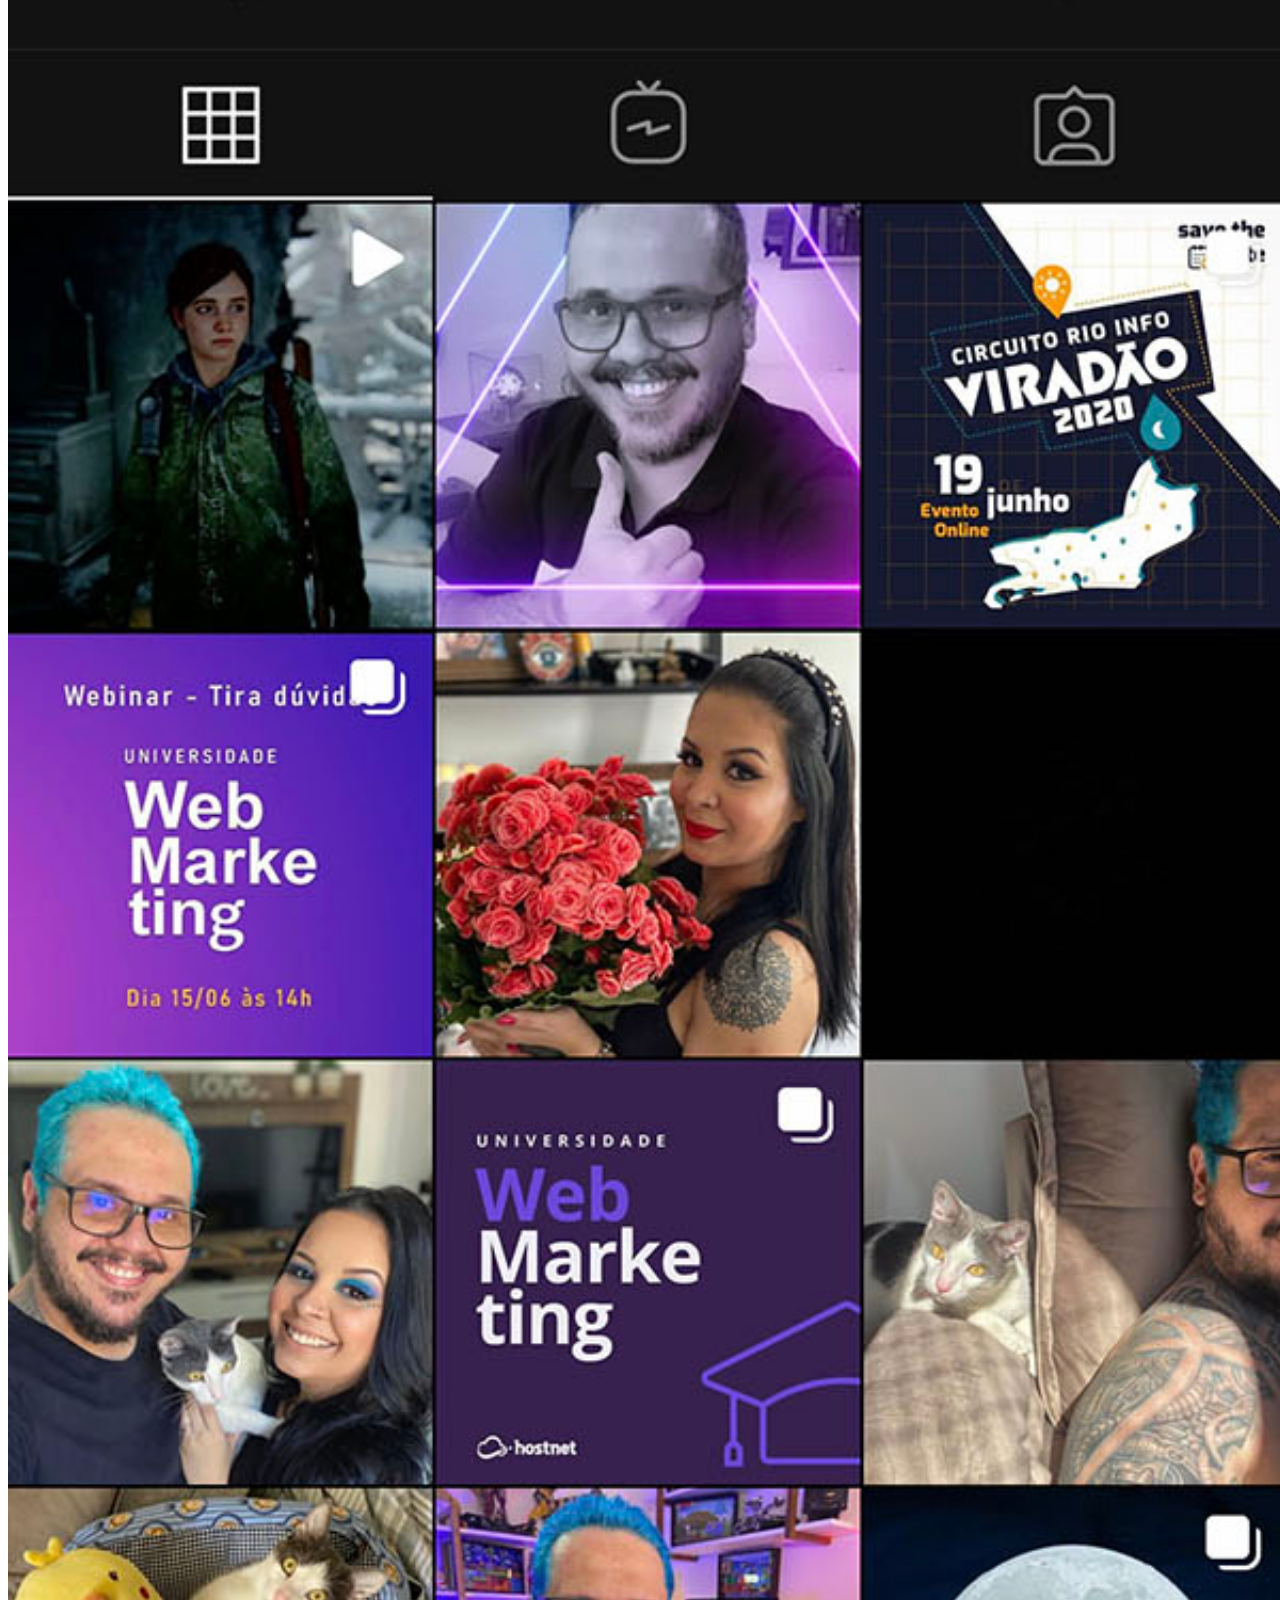
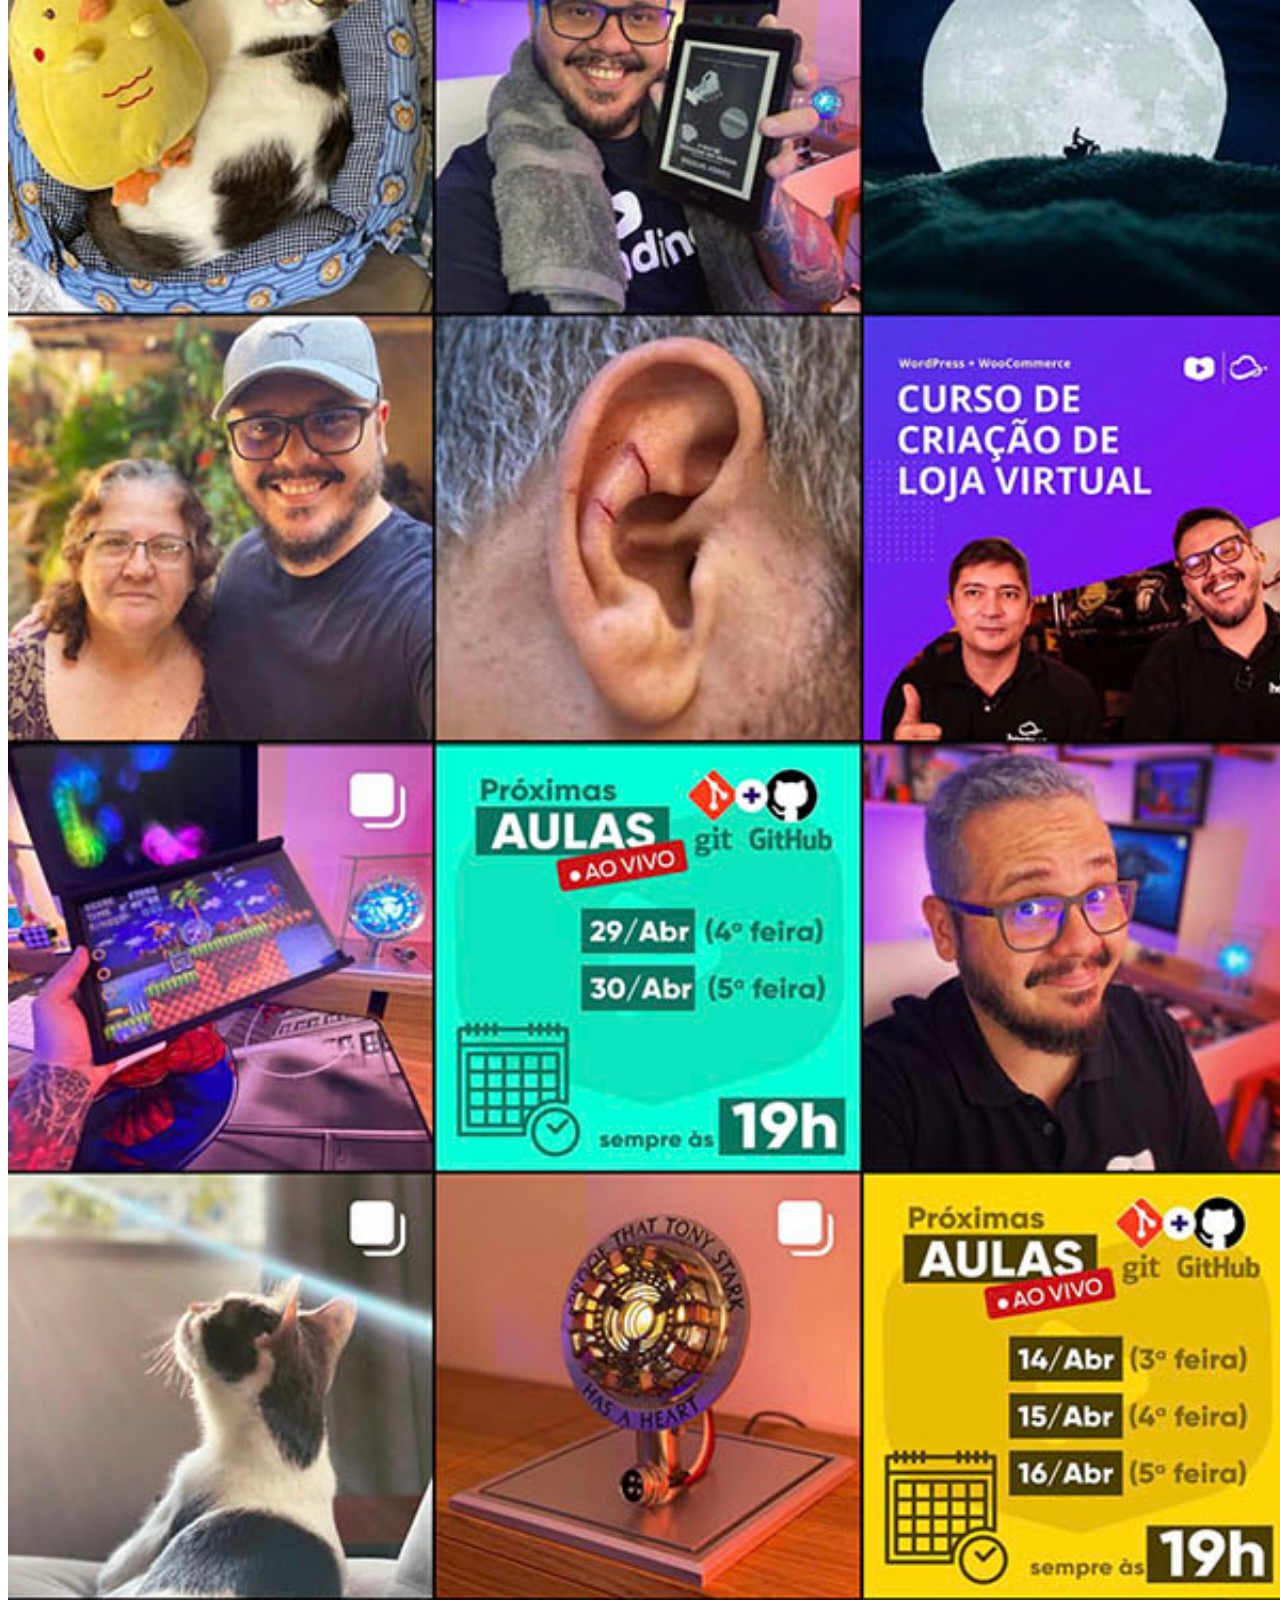
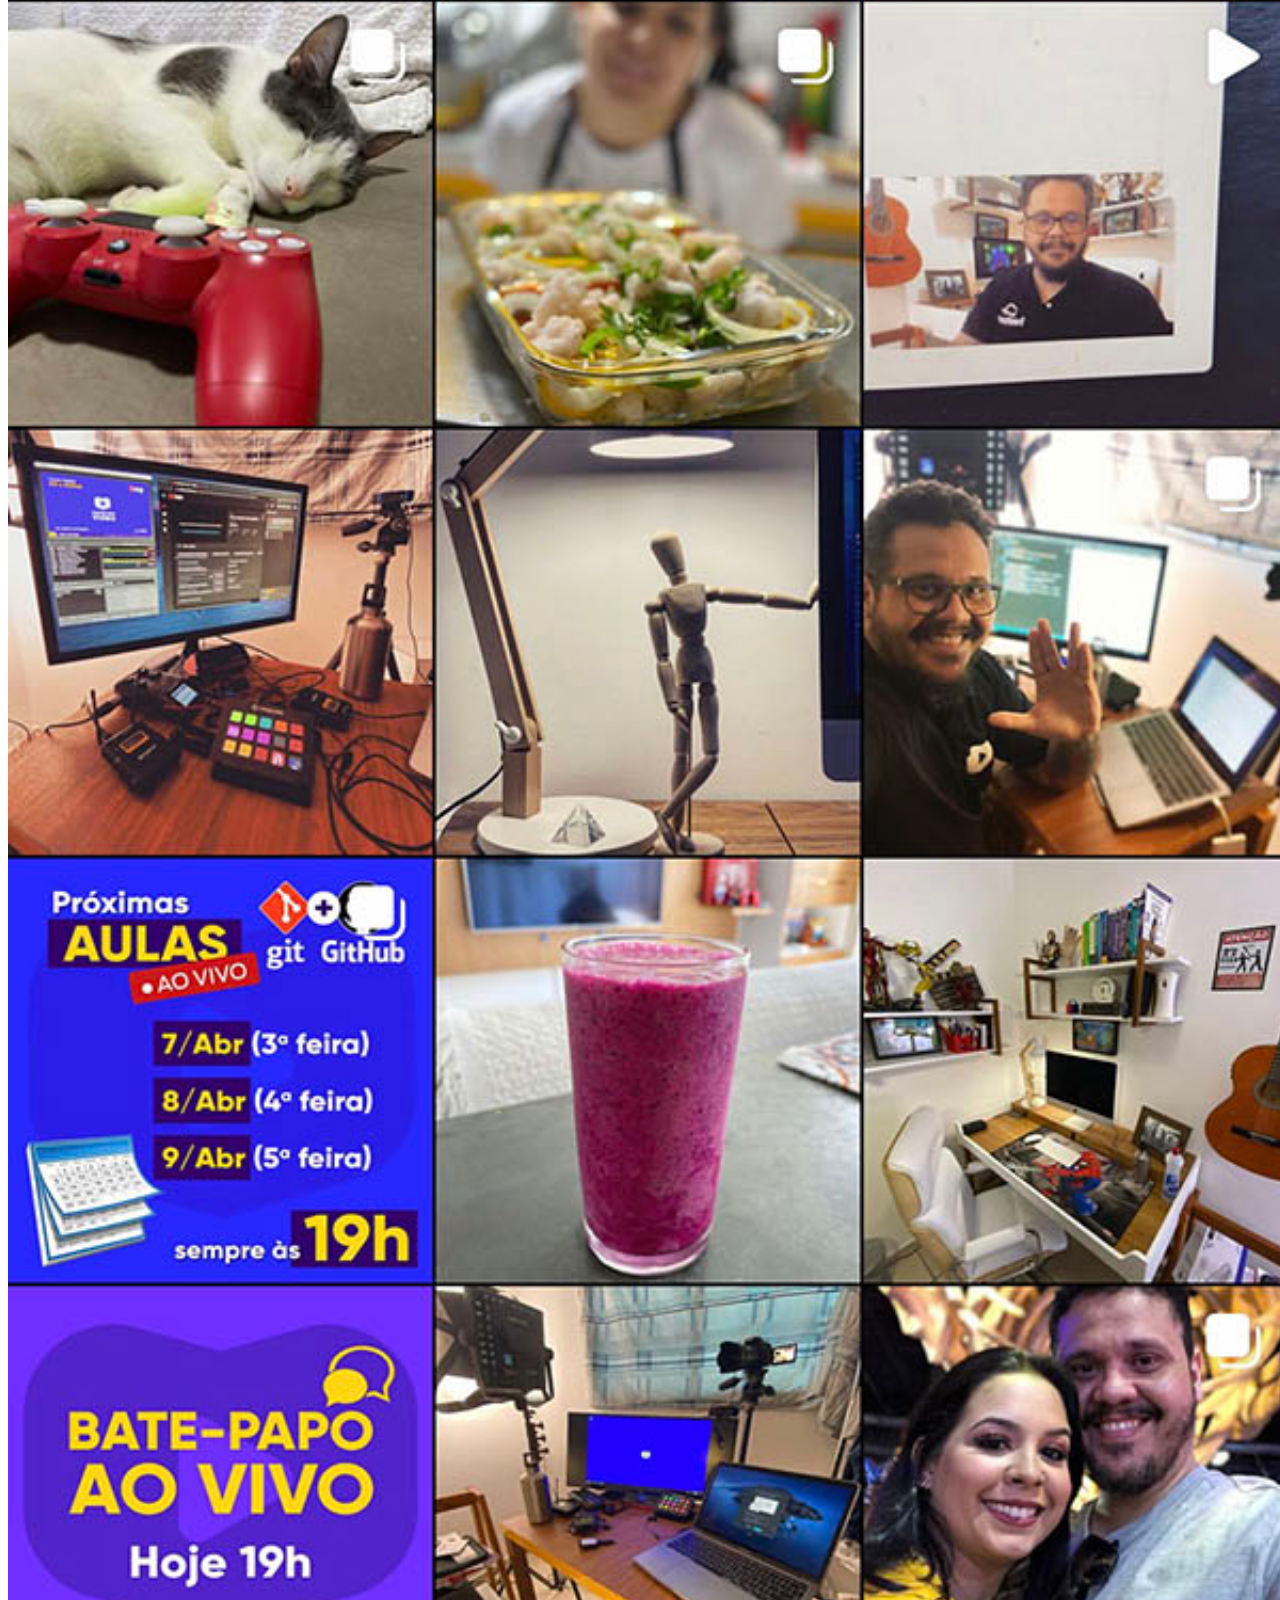
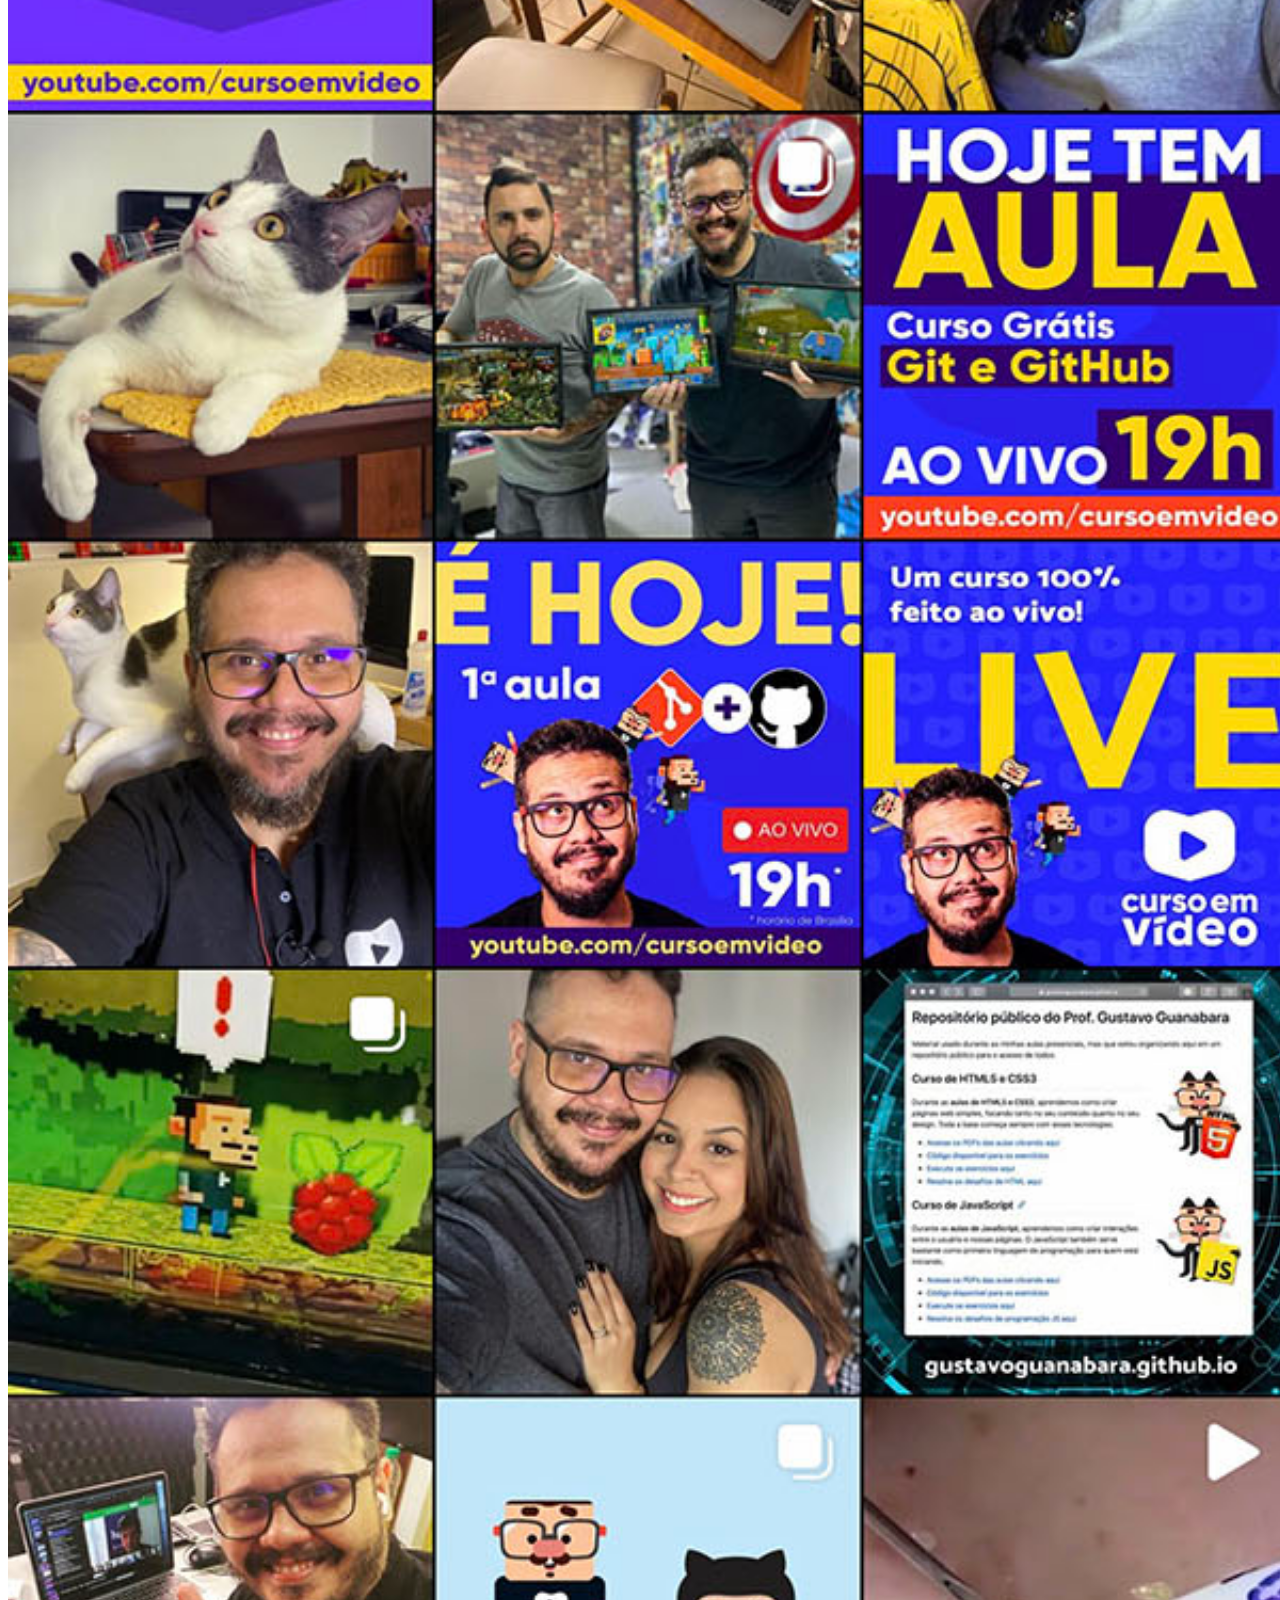
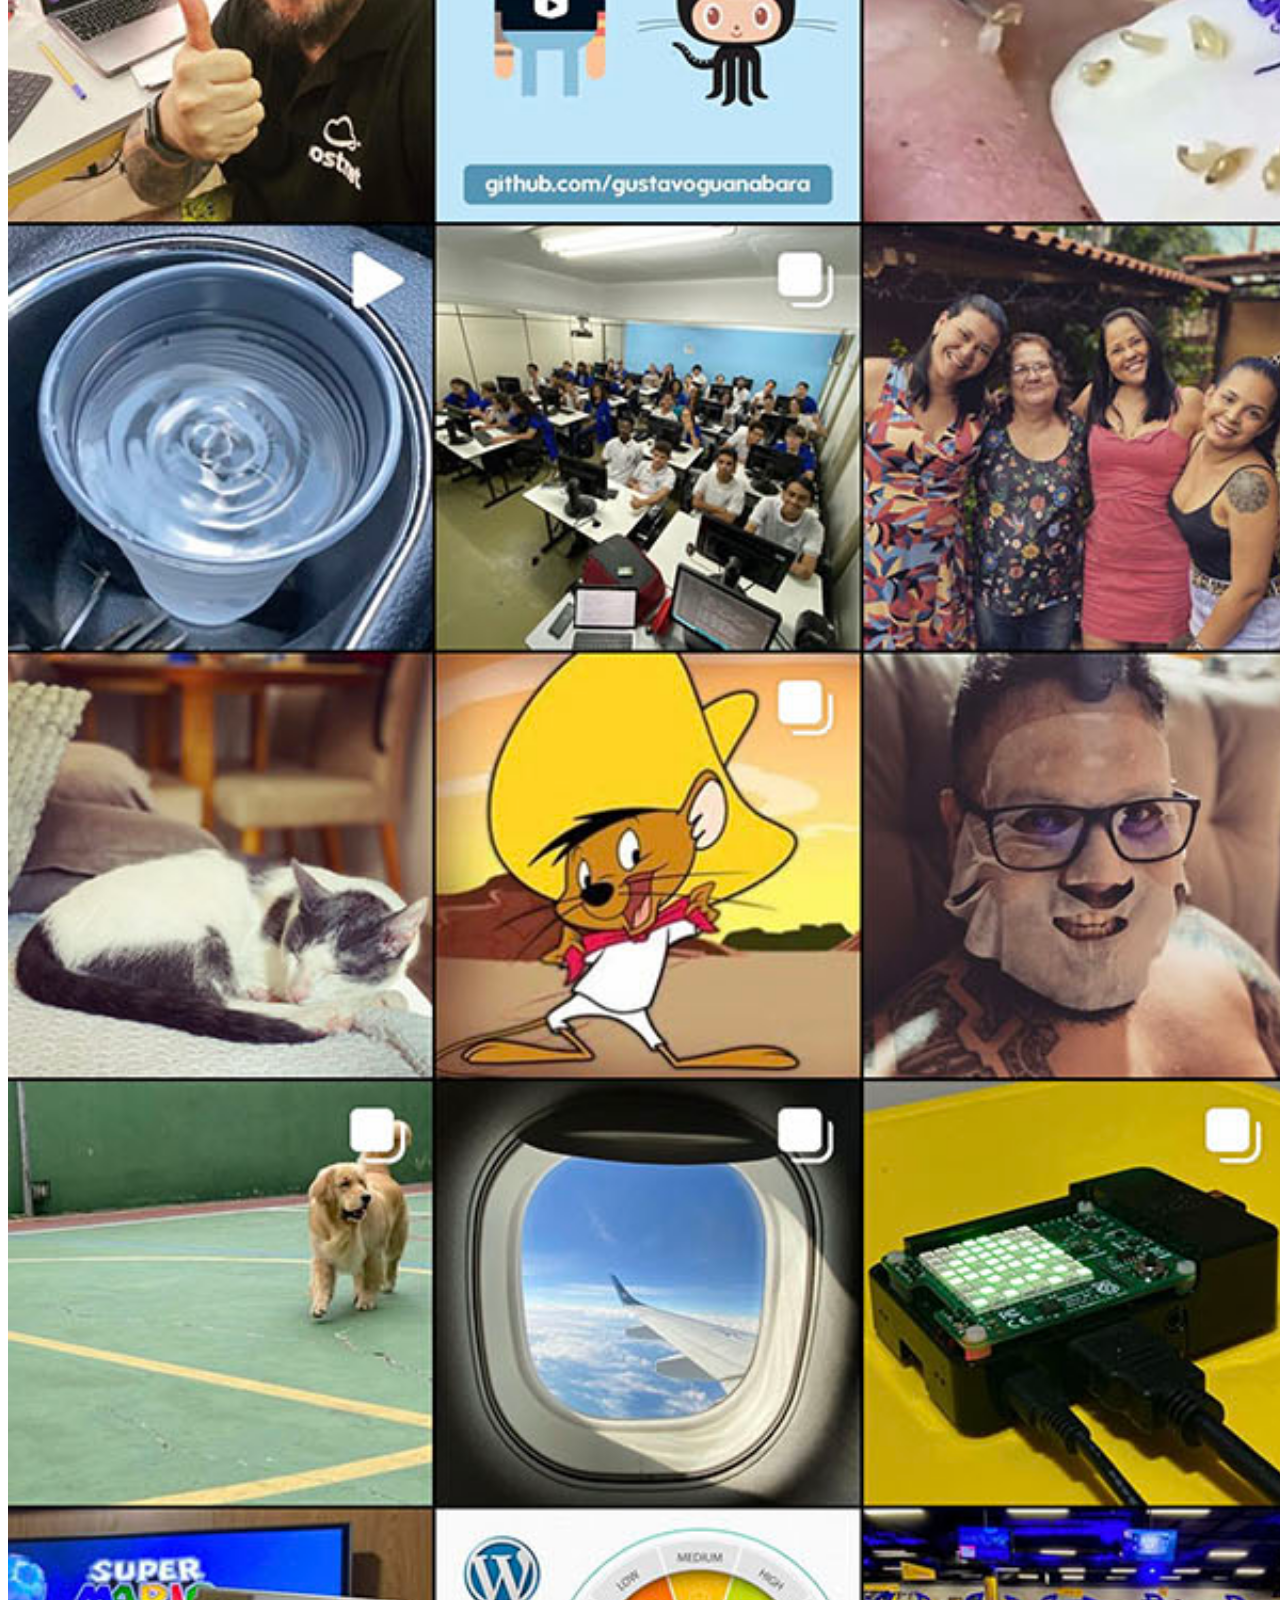
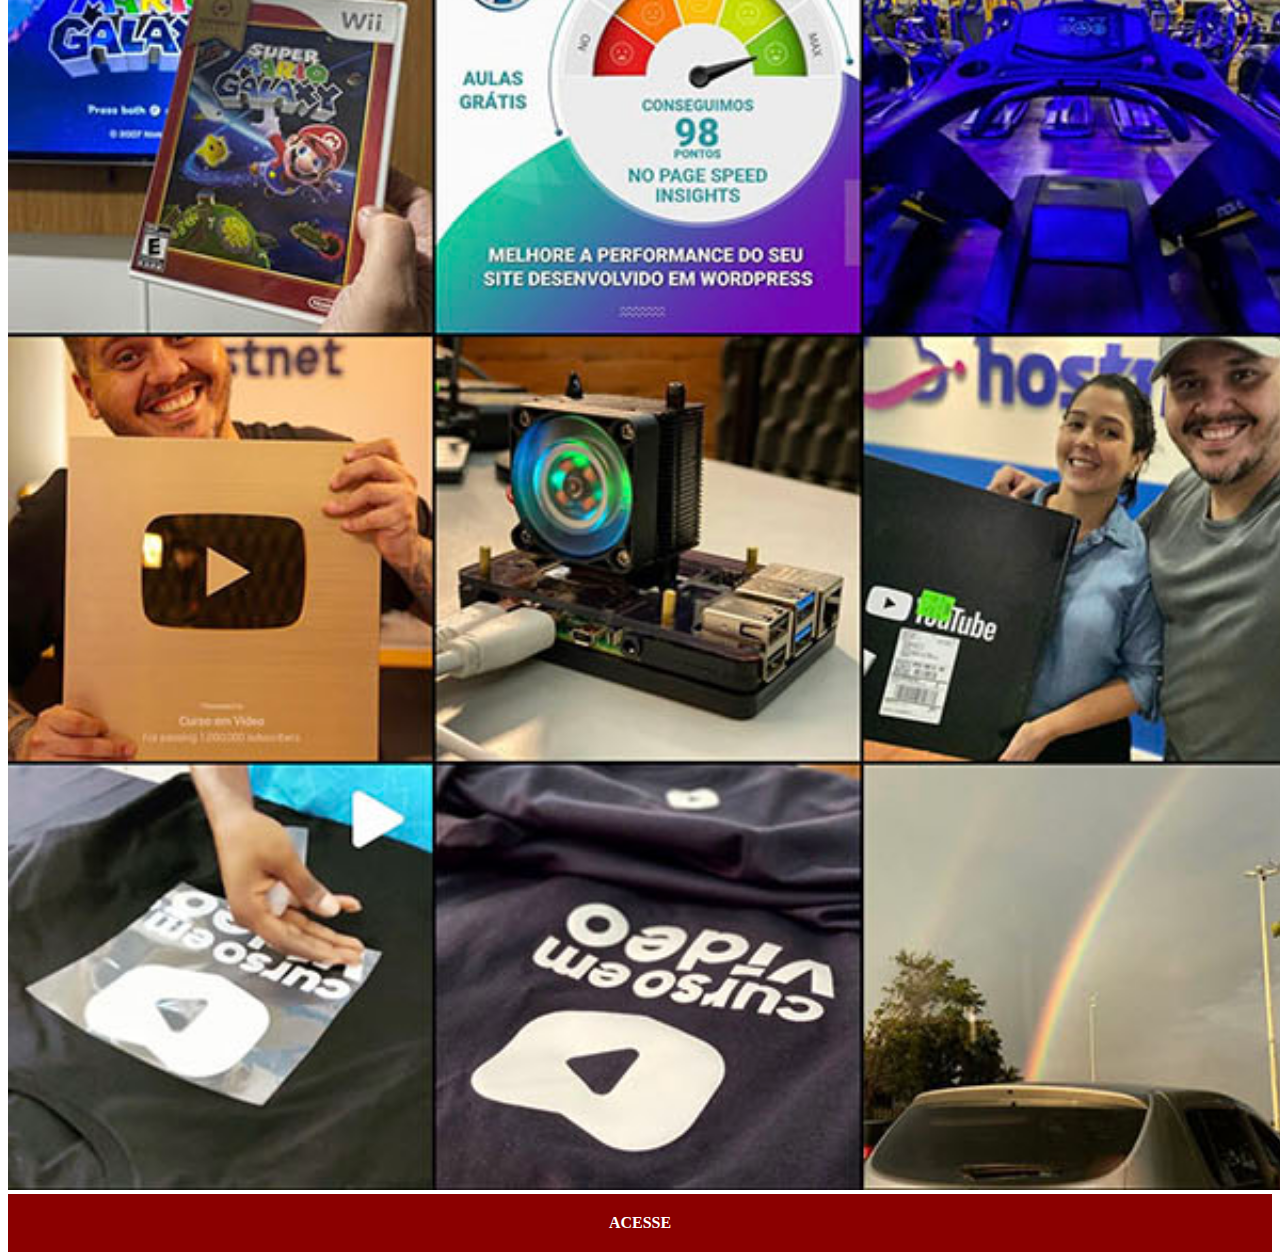
<file: instagram.html>
<!DOCTYPE html>
<html lang="pt-br">
<head>
    <meta charset="UTF-8">
    <meta name="viewport" content="width=device-width, initial-scale=1.0">
    <title>Instagram</title>
    <link rel="stylesheet" href="estilos/social.css">
</head>
<body>
    <img src="imagens/tela-instagram.jpg" alt="Instagram">
    <a href="https://www.instagram.com/gustavoguanabara/" target="_blank">ACESSE</a>
</body>
</html>
</file>
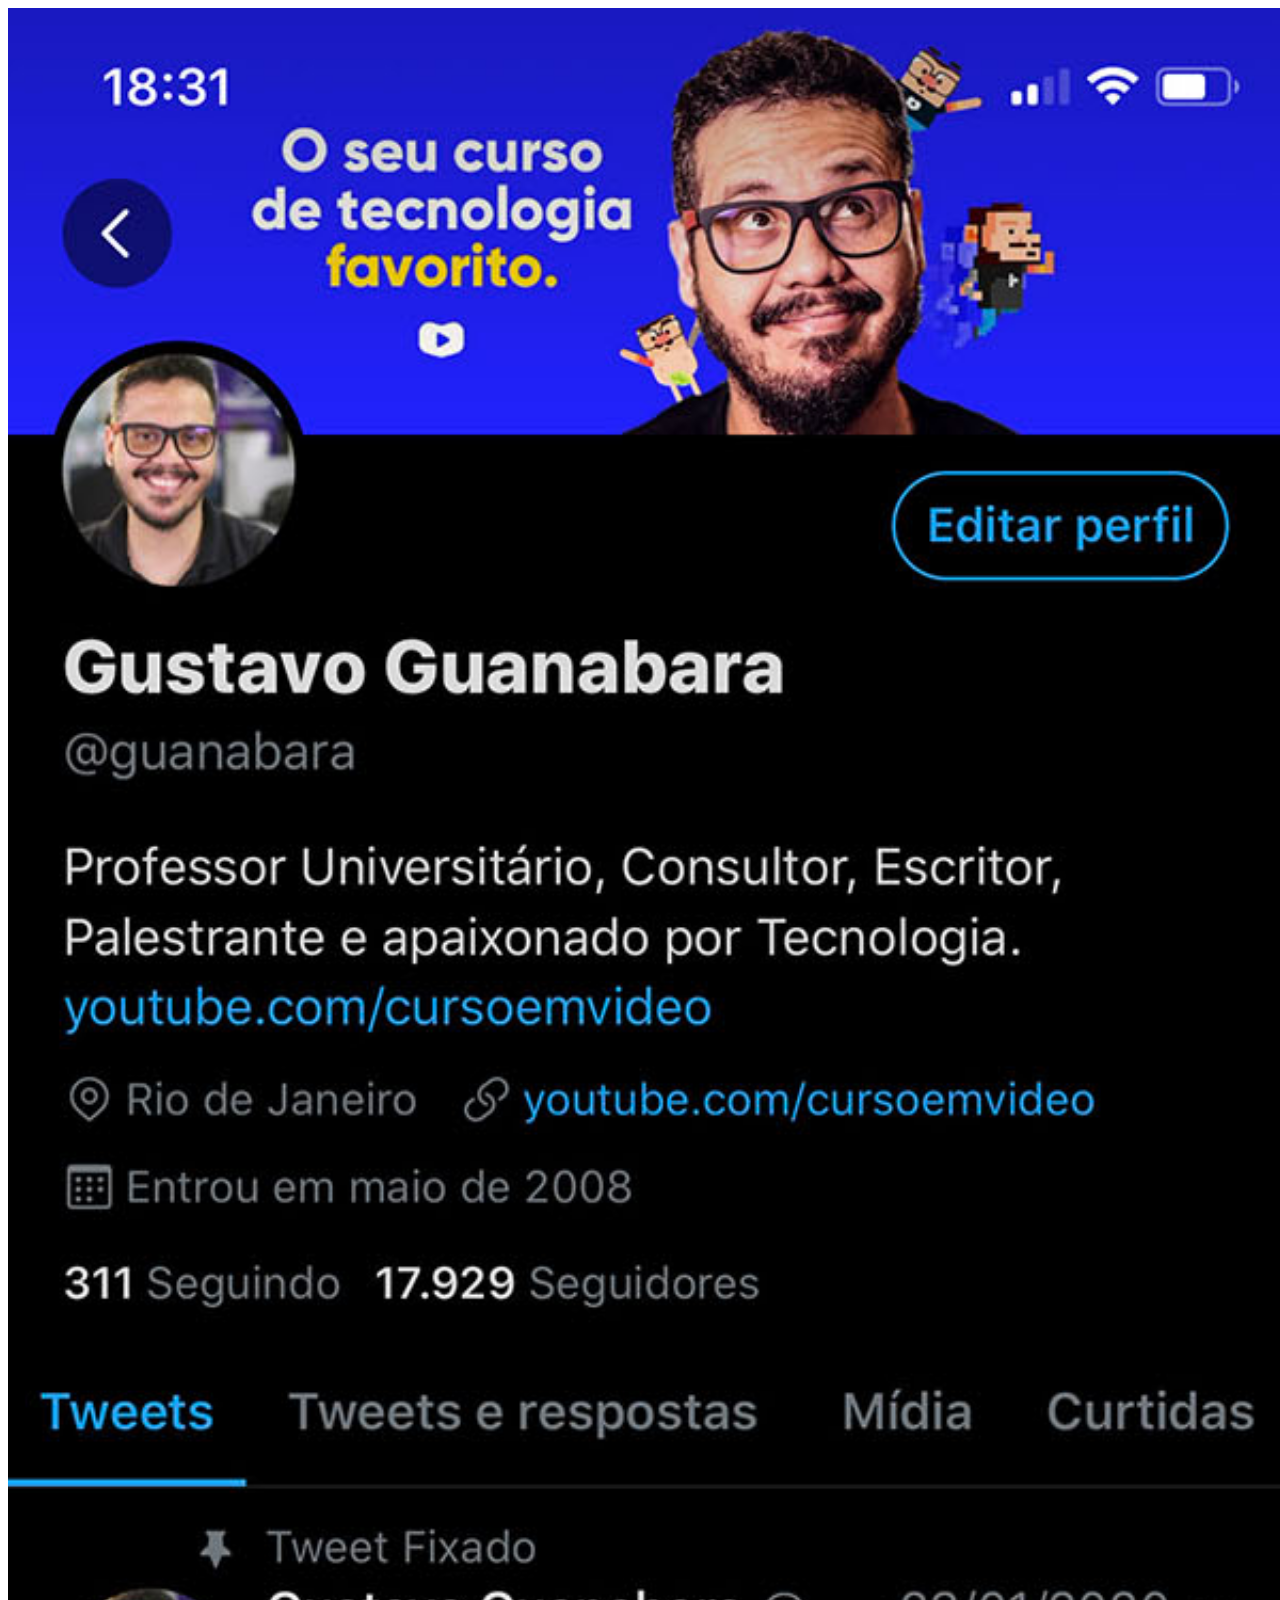
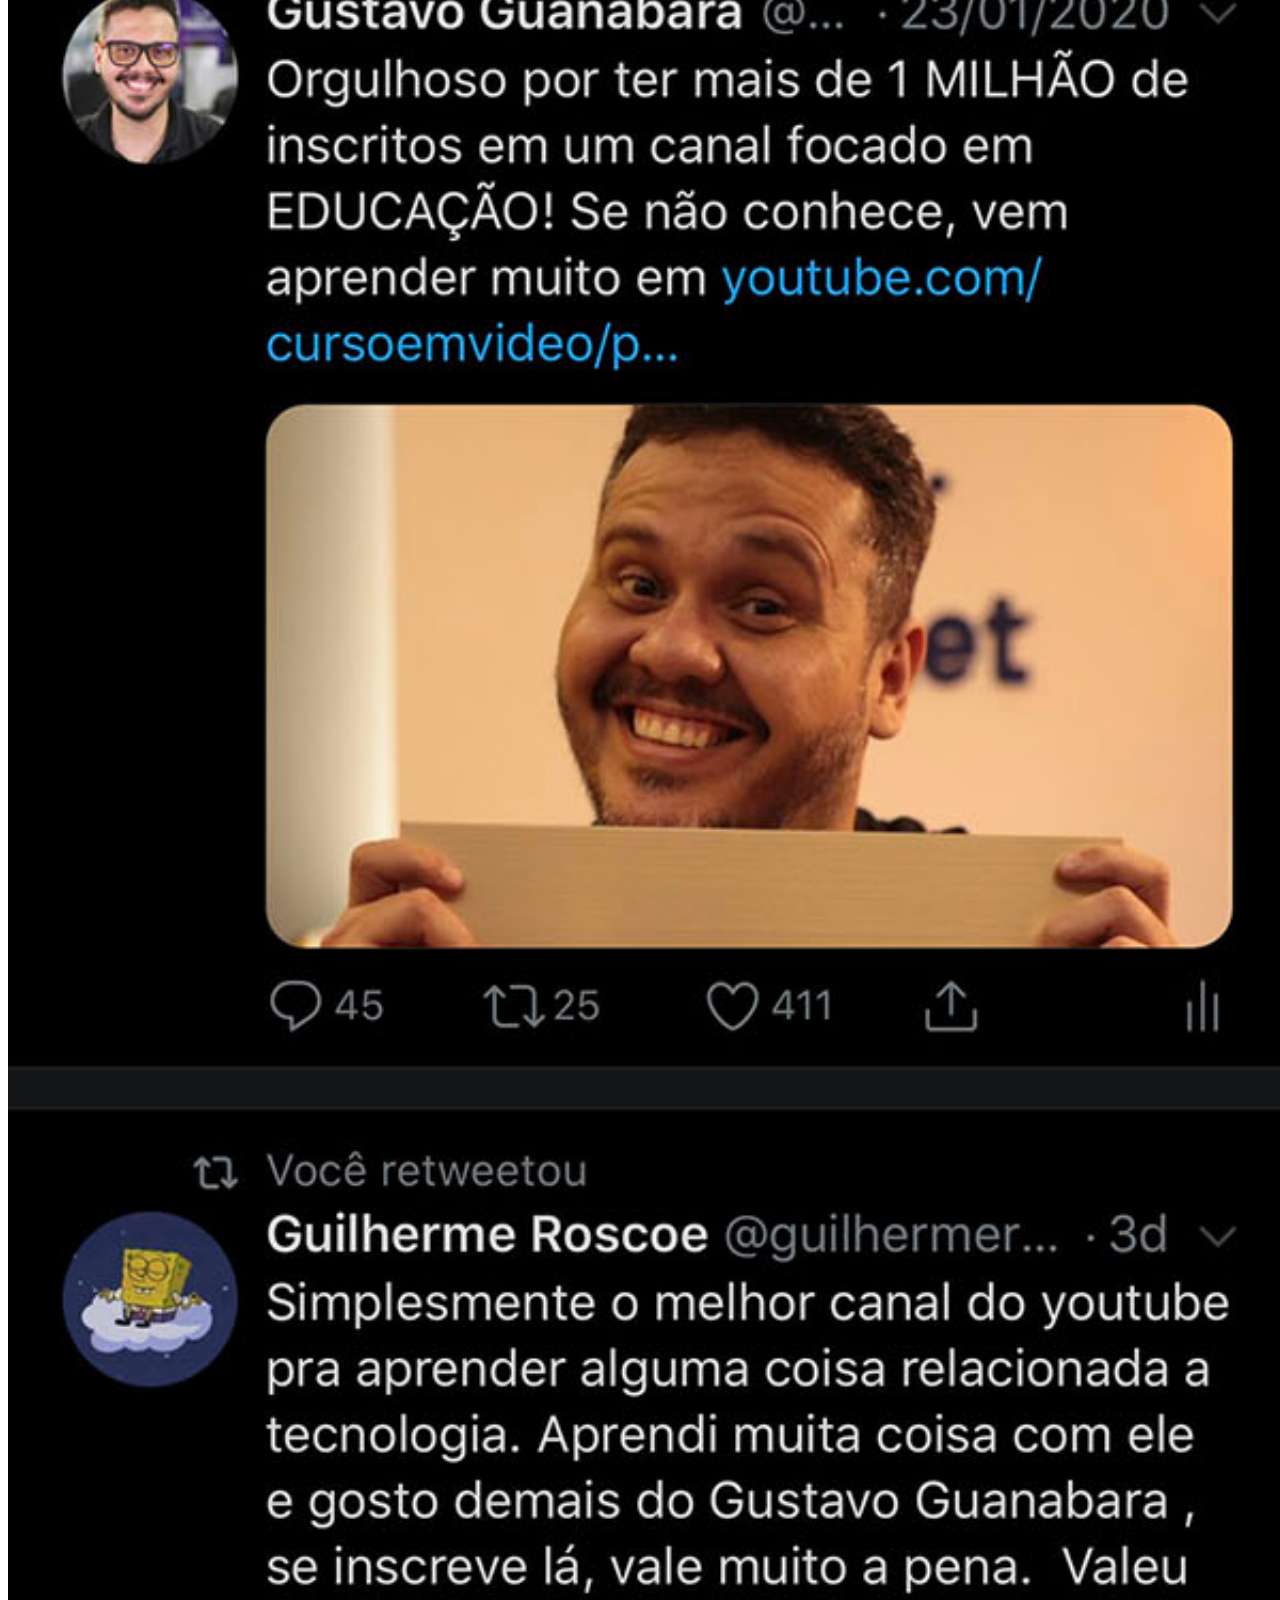
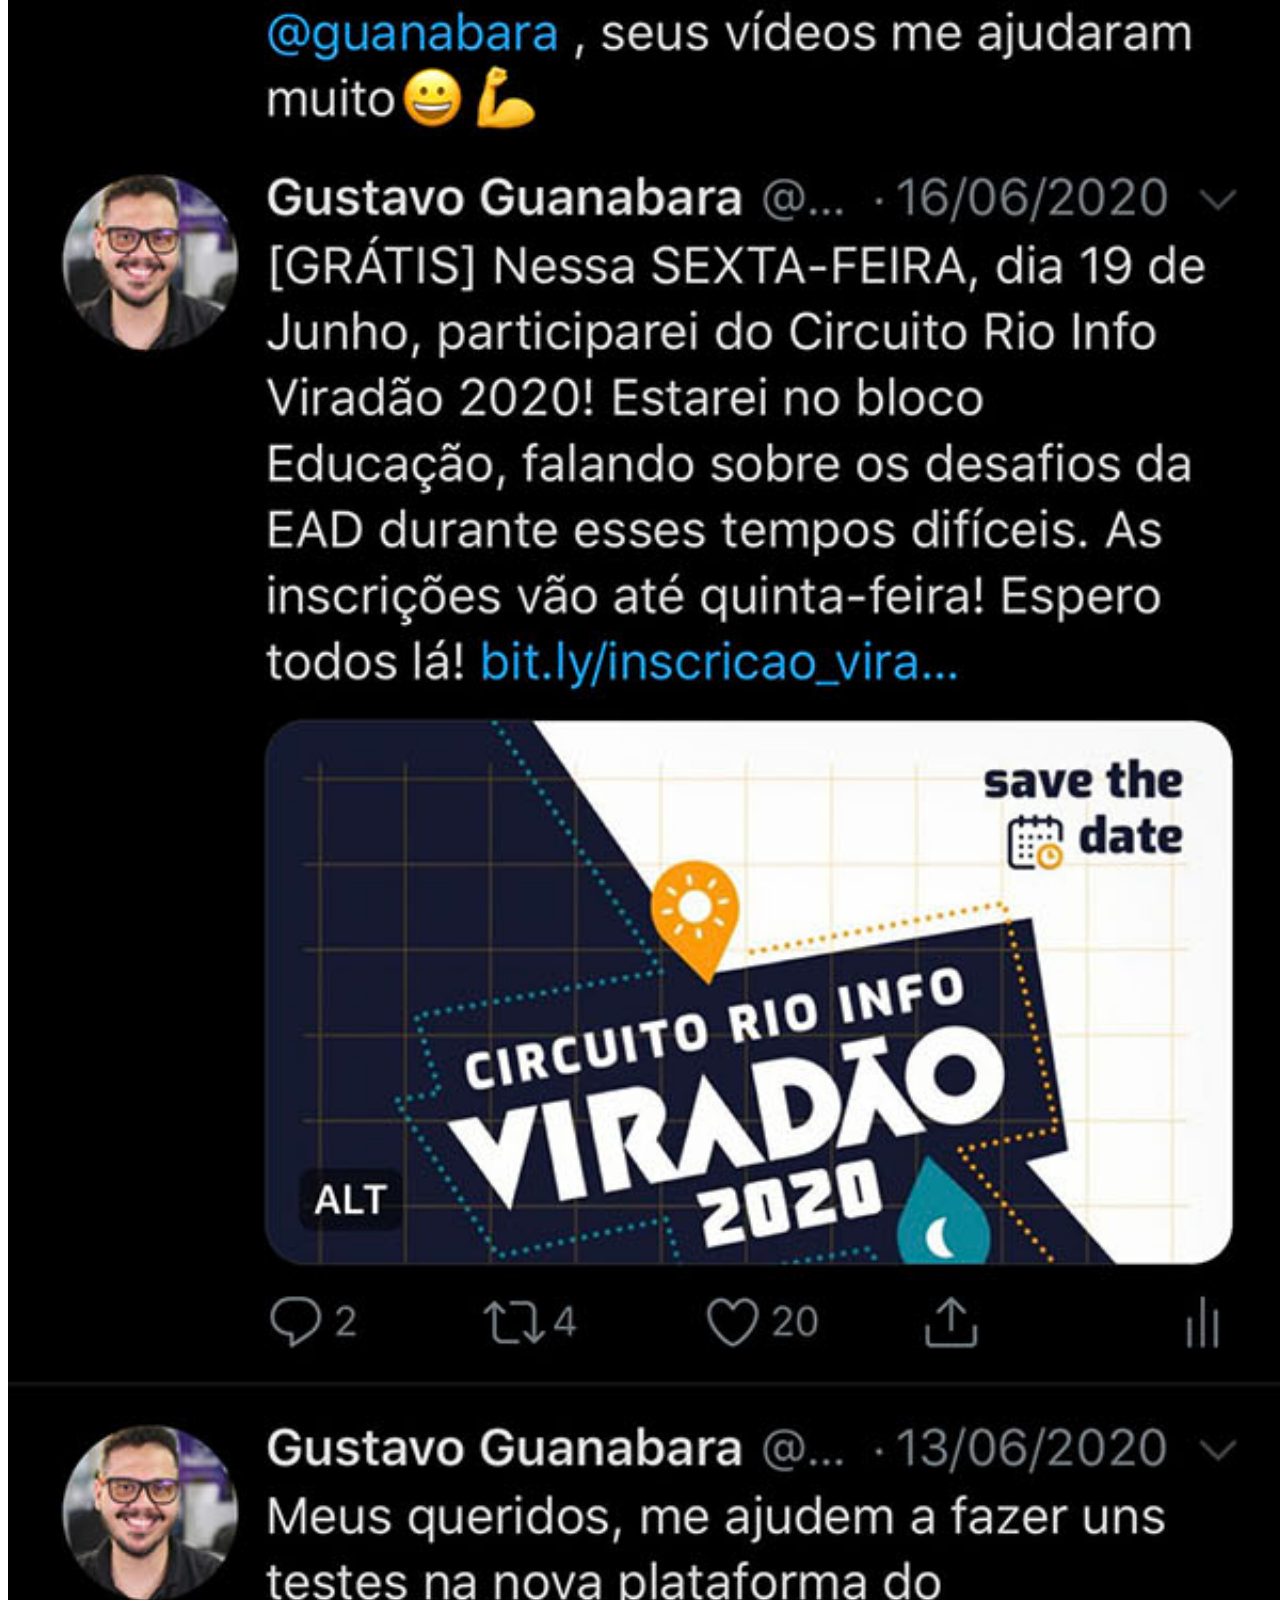
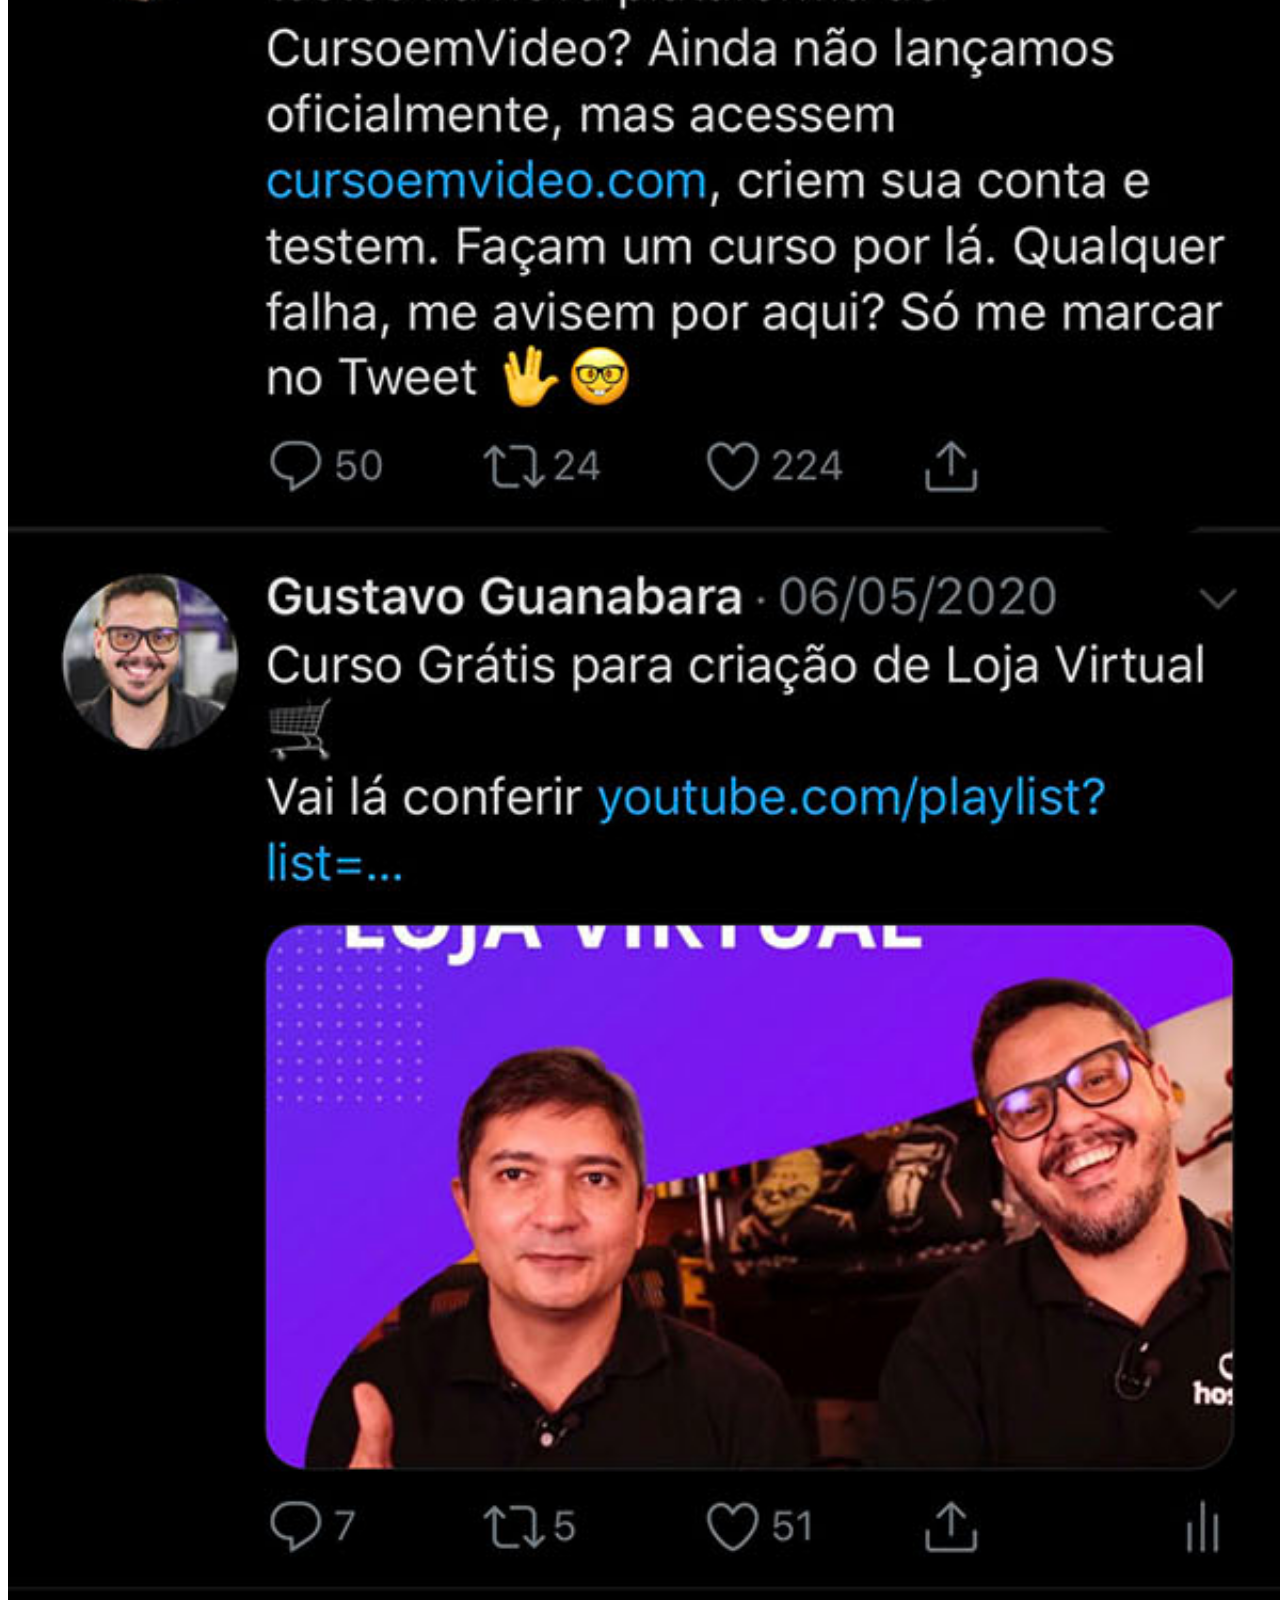
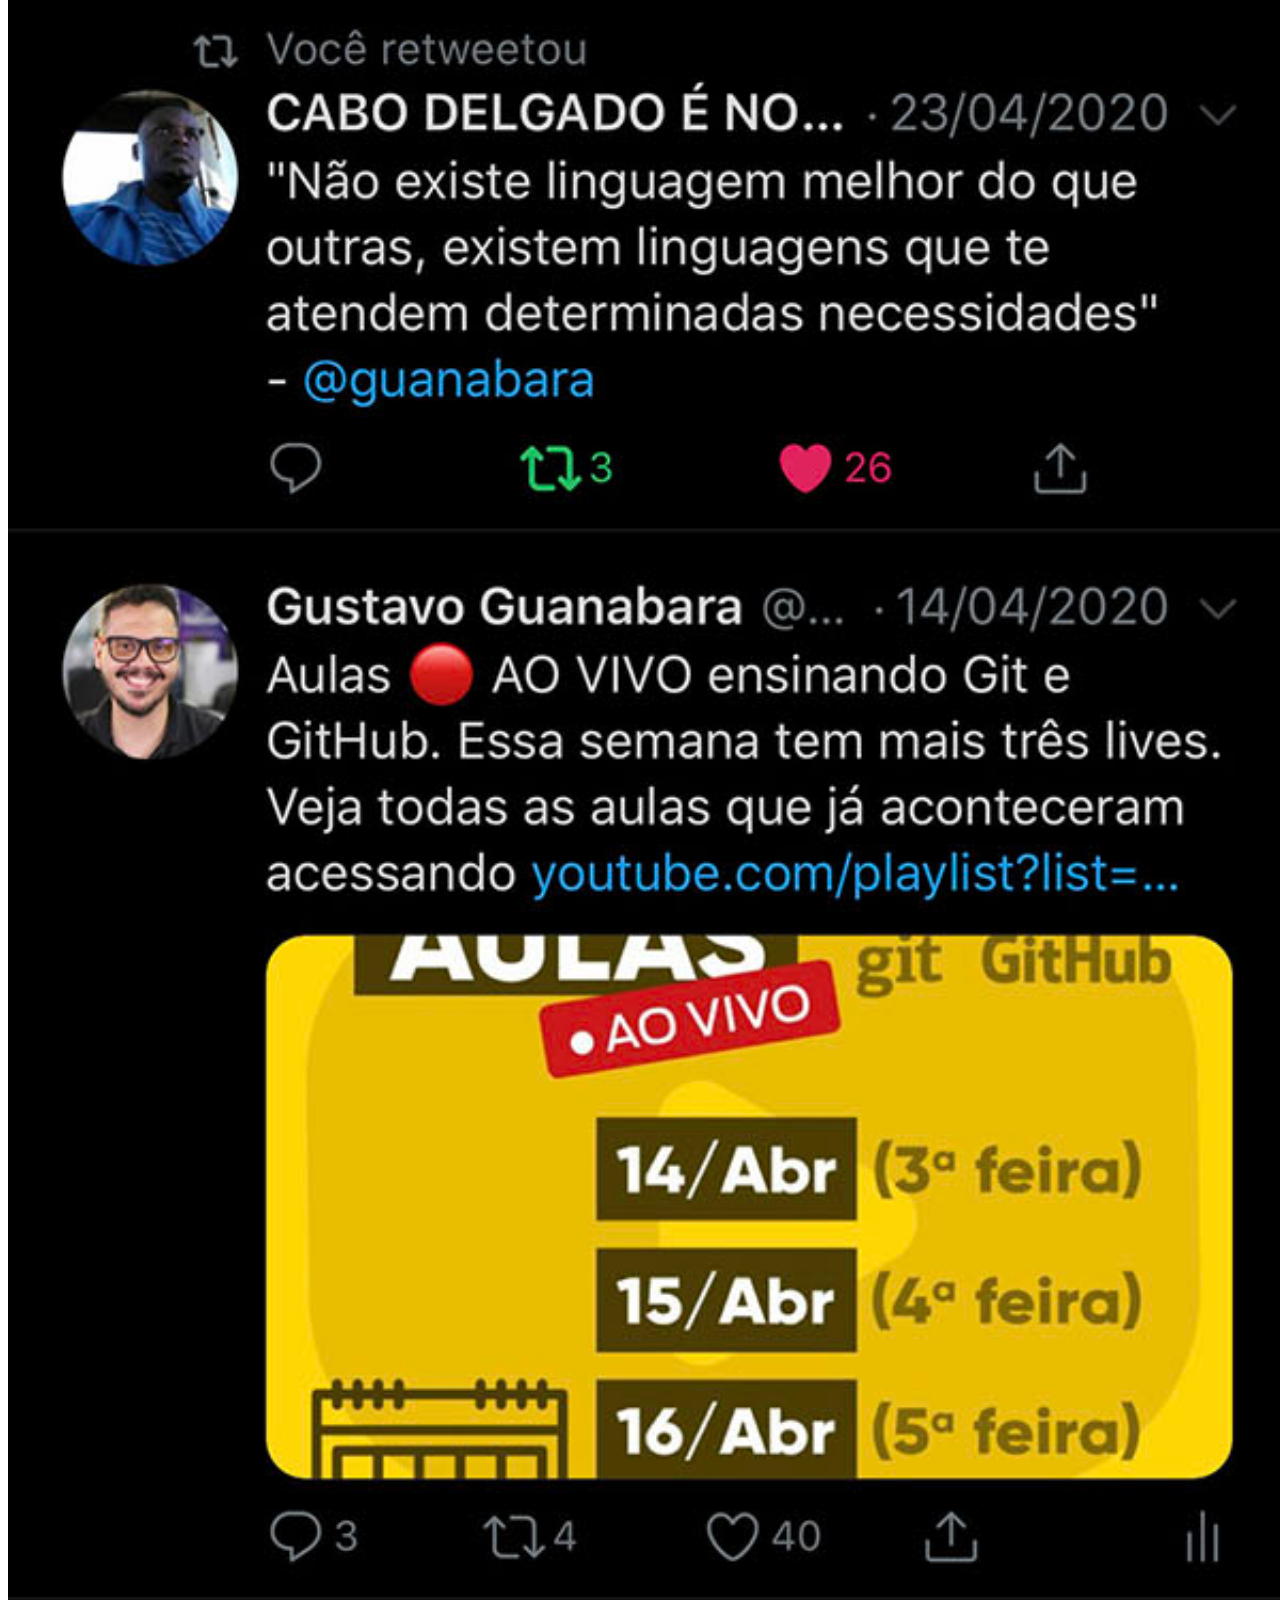
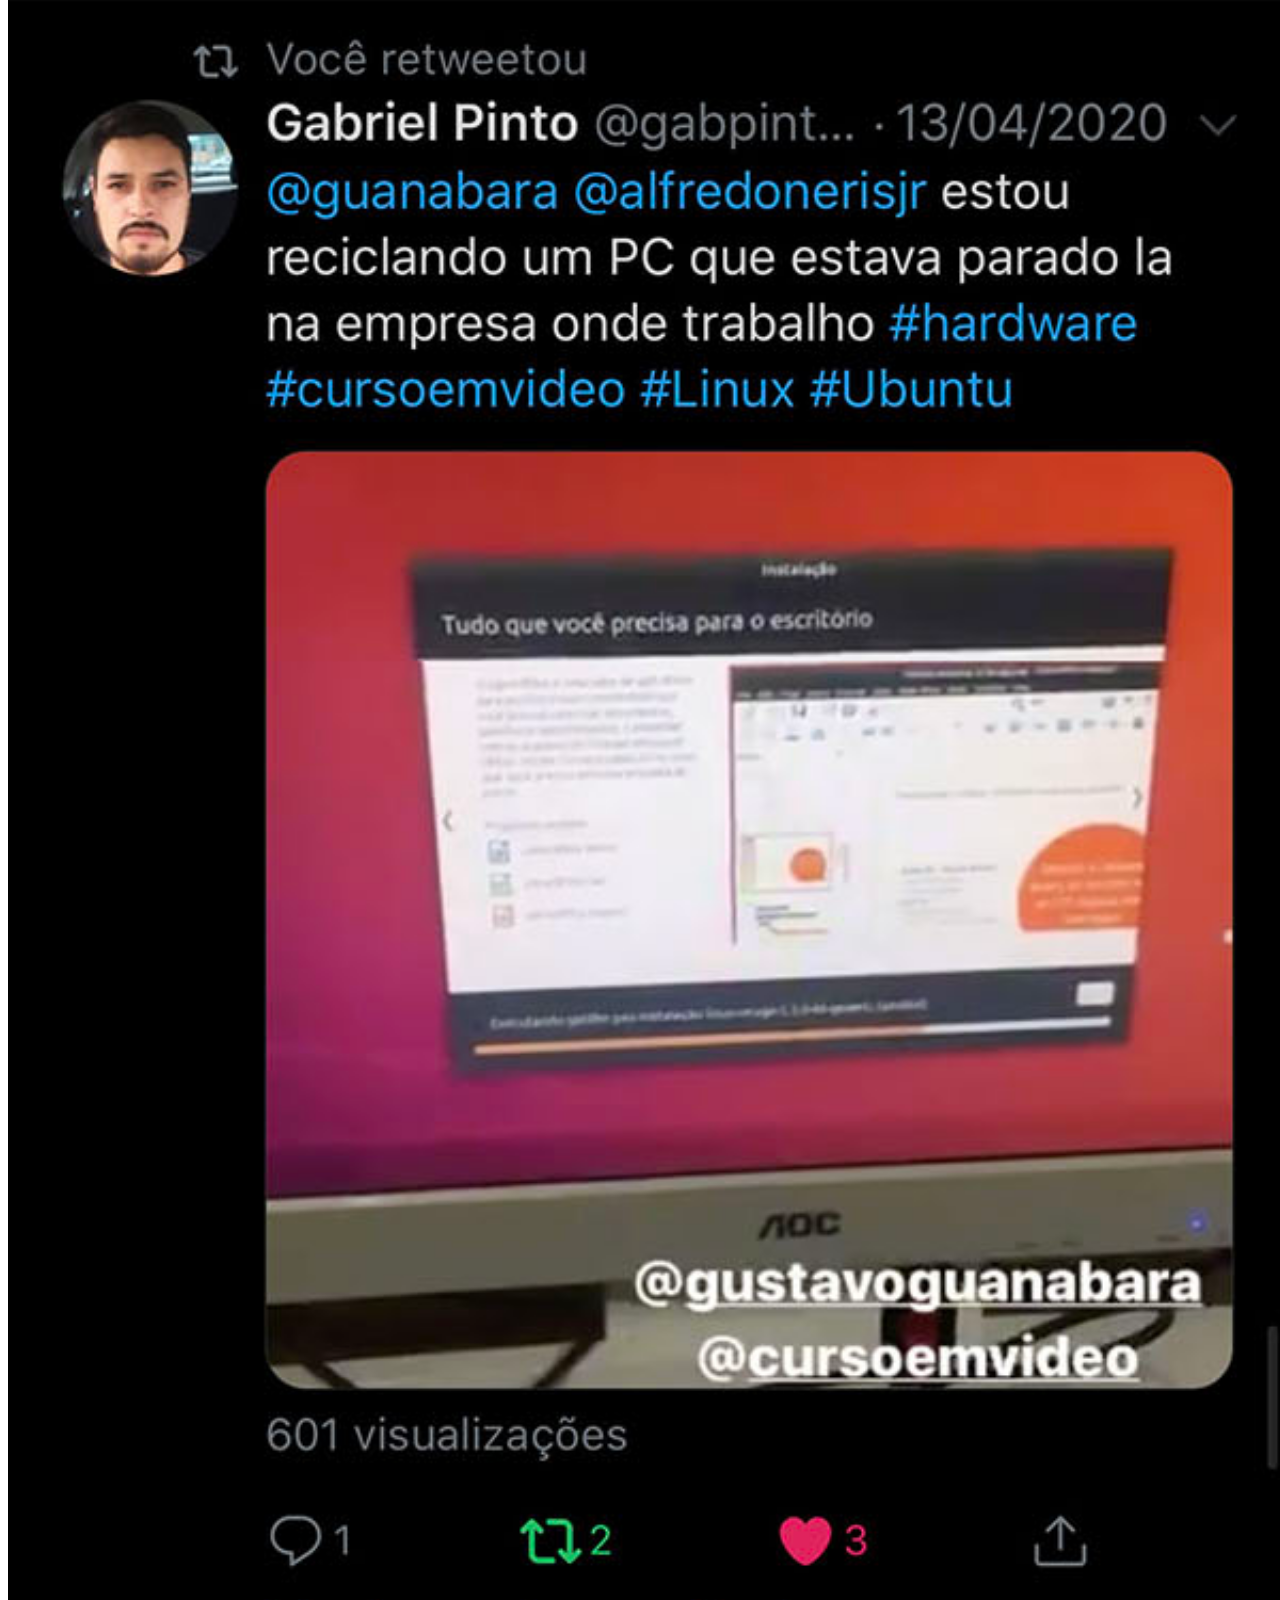
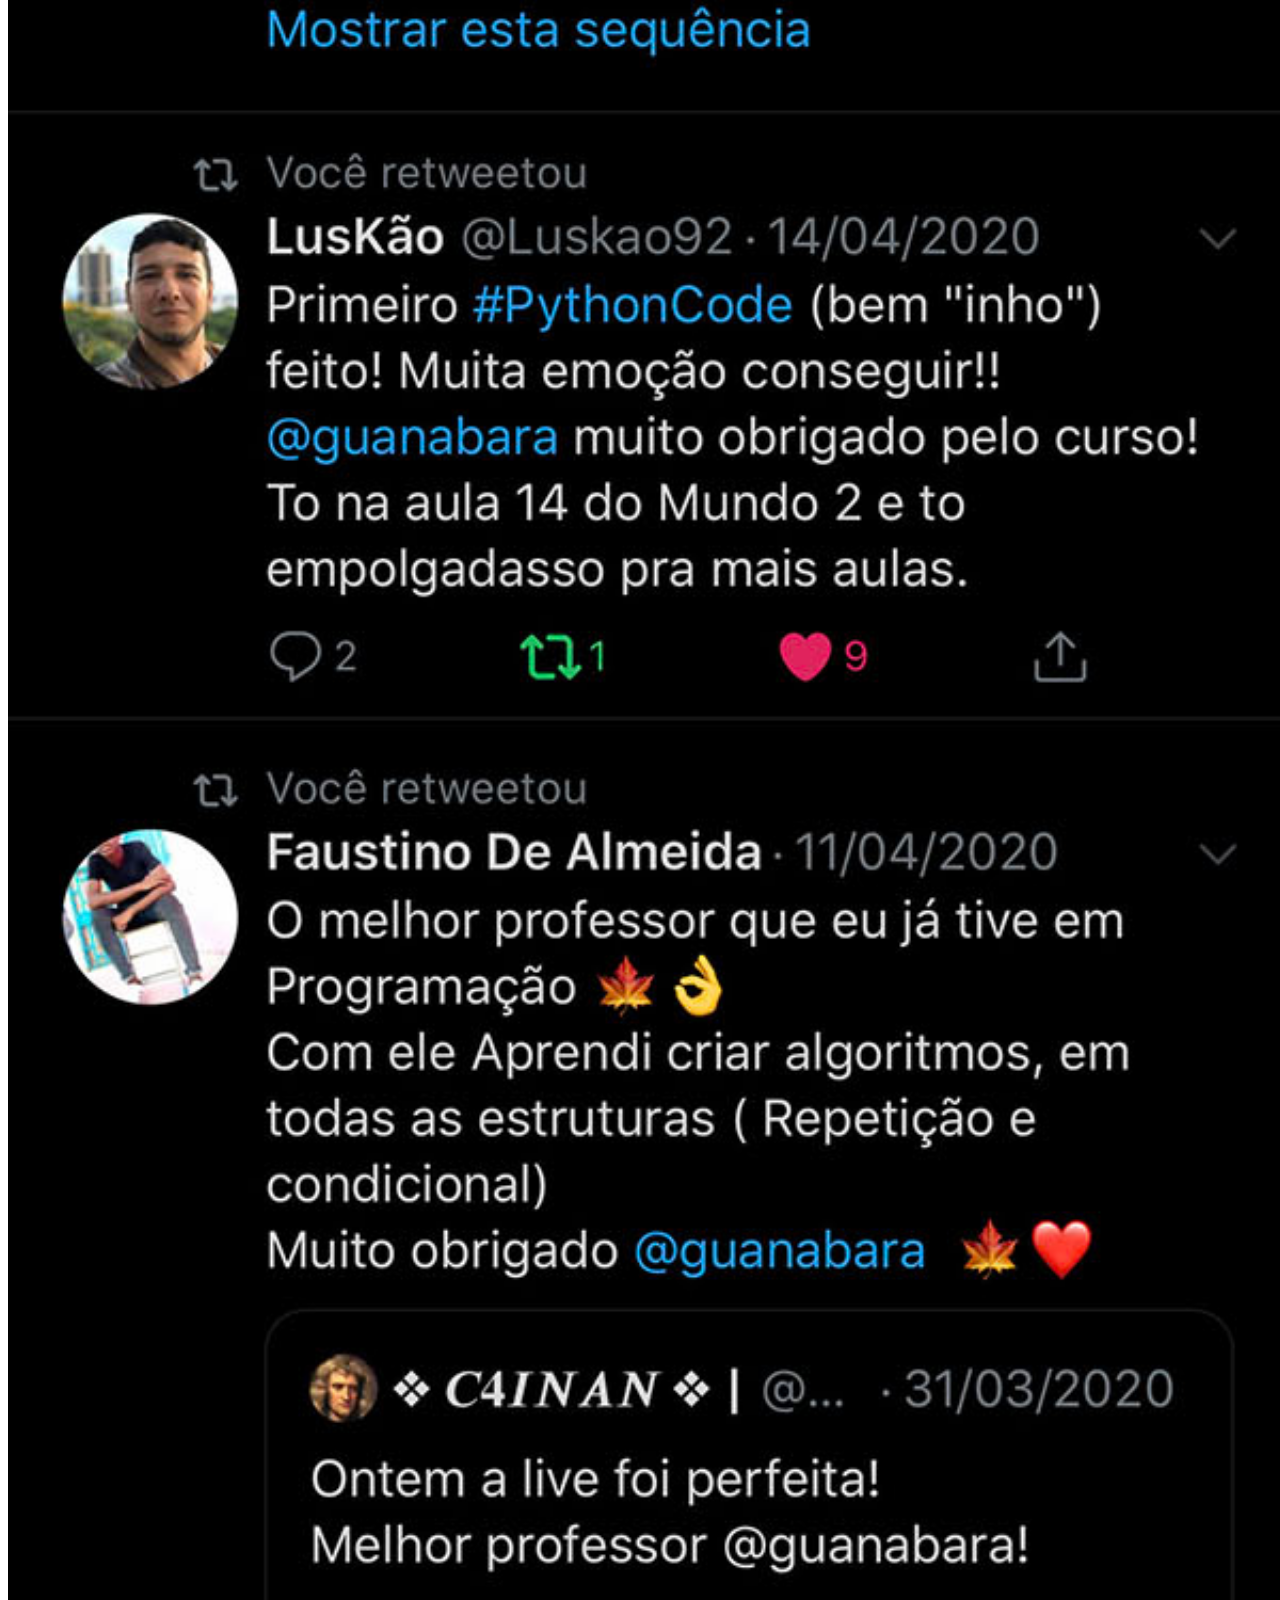
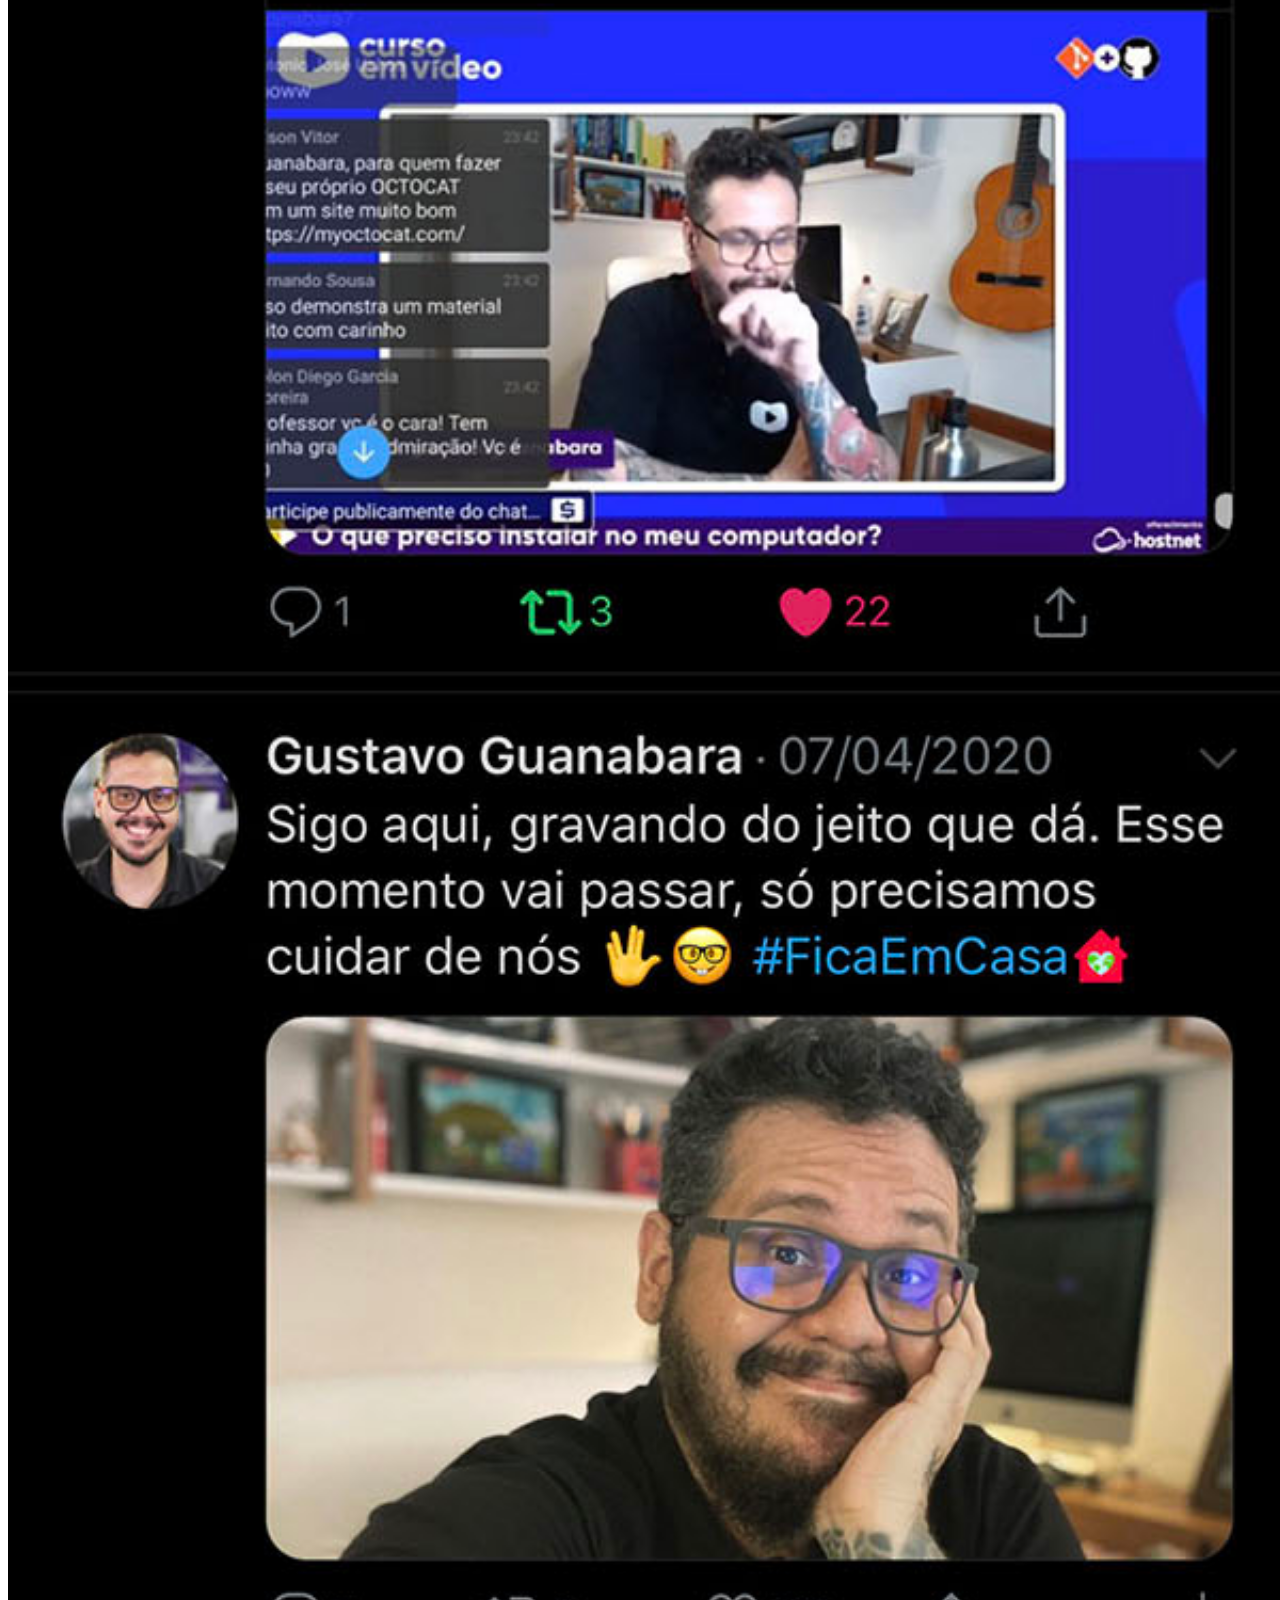
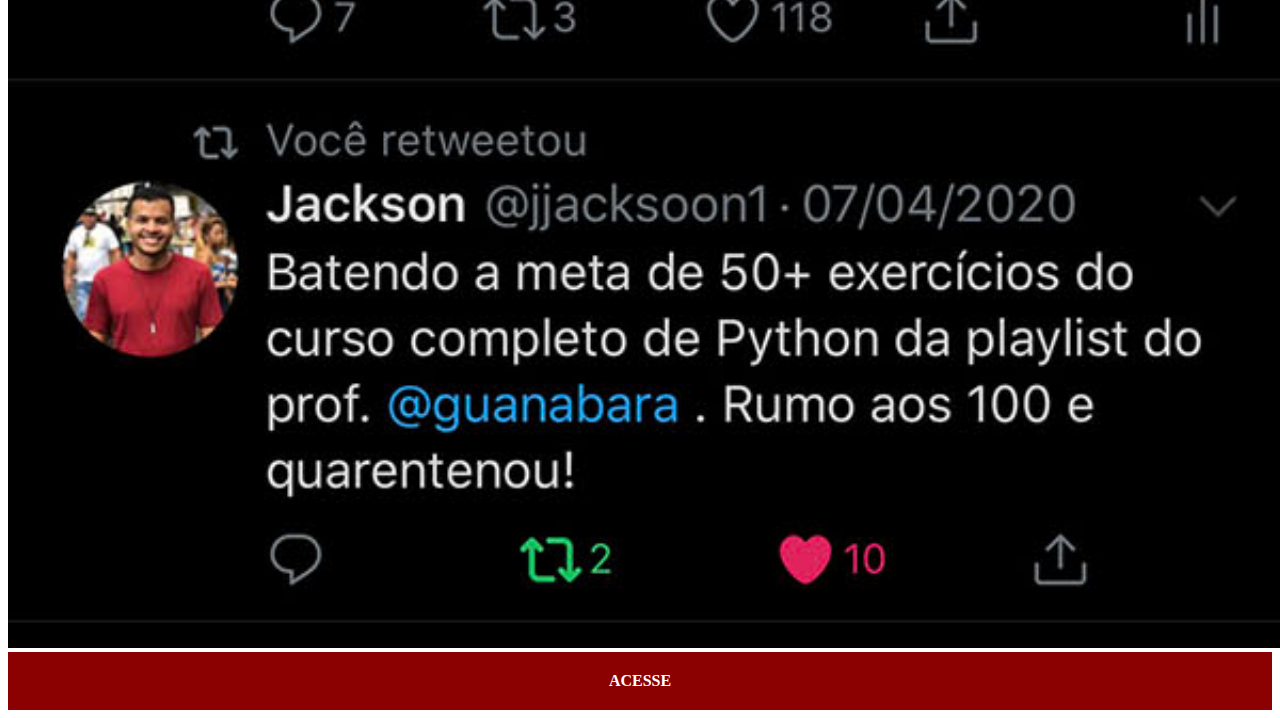
<file: twitter.html>
<!DOCTYPE html>
<html lang="pt-br">
<head>
    <meta charset="UTF-8">
    <meta name="viewport" content="width=device-width, initial-scale=1.0">
    <title>Twitter</title>
    <link rel="stylesheet" href="estilos/social.css">
</head>
<body>
    <img src="imagens/tela-twitter.jpg" alt="Twitter">
    <a href="https://x.com/guanabara" target="_blank">ACESSE</a>
</body>
</html>
</file>
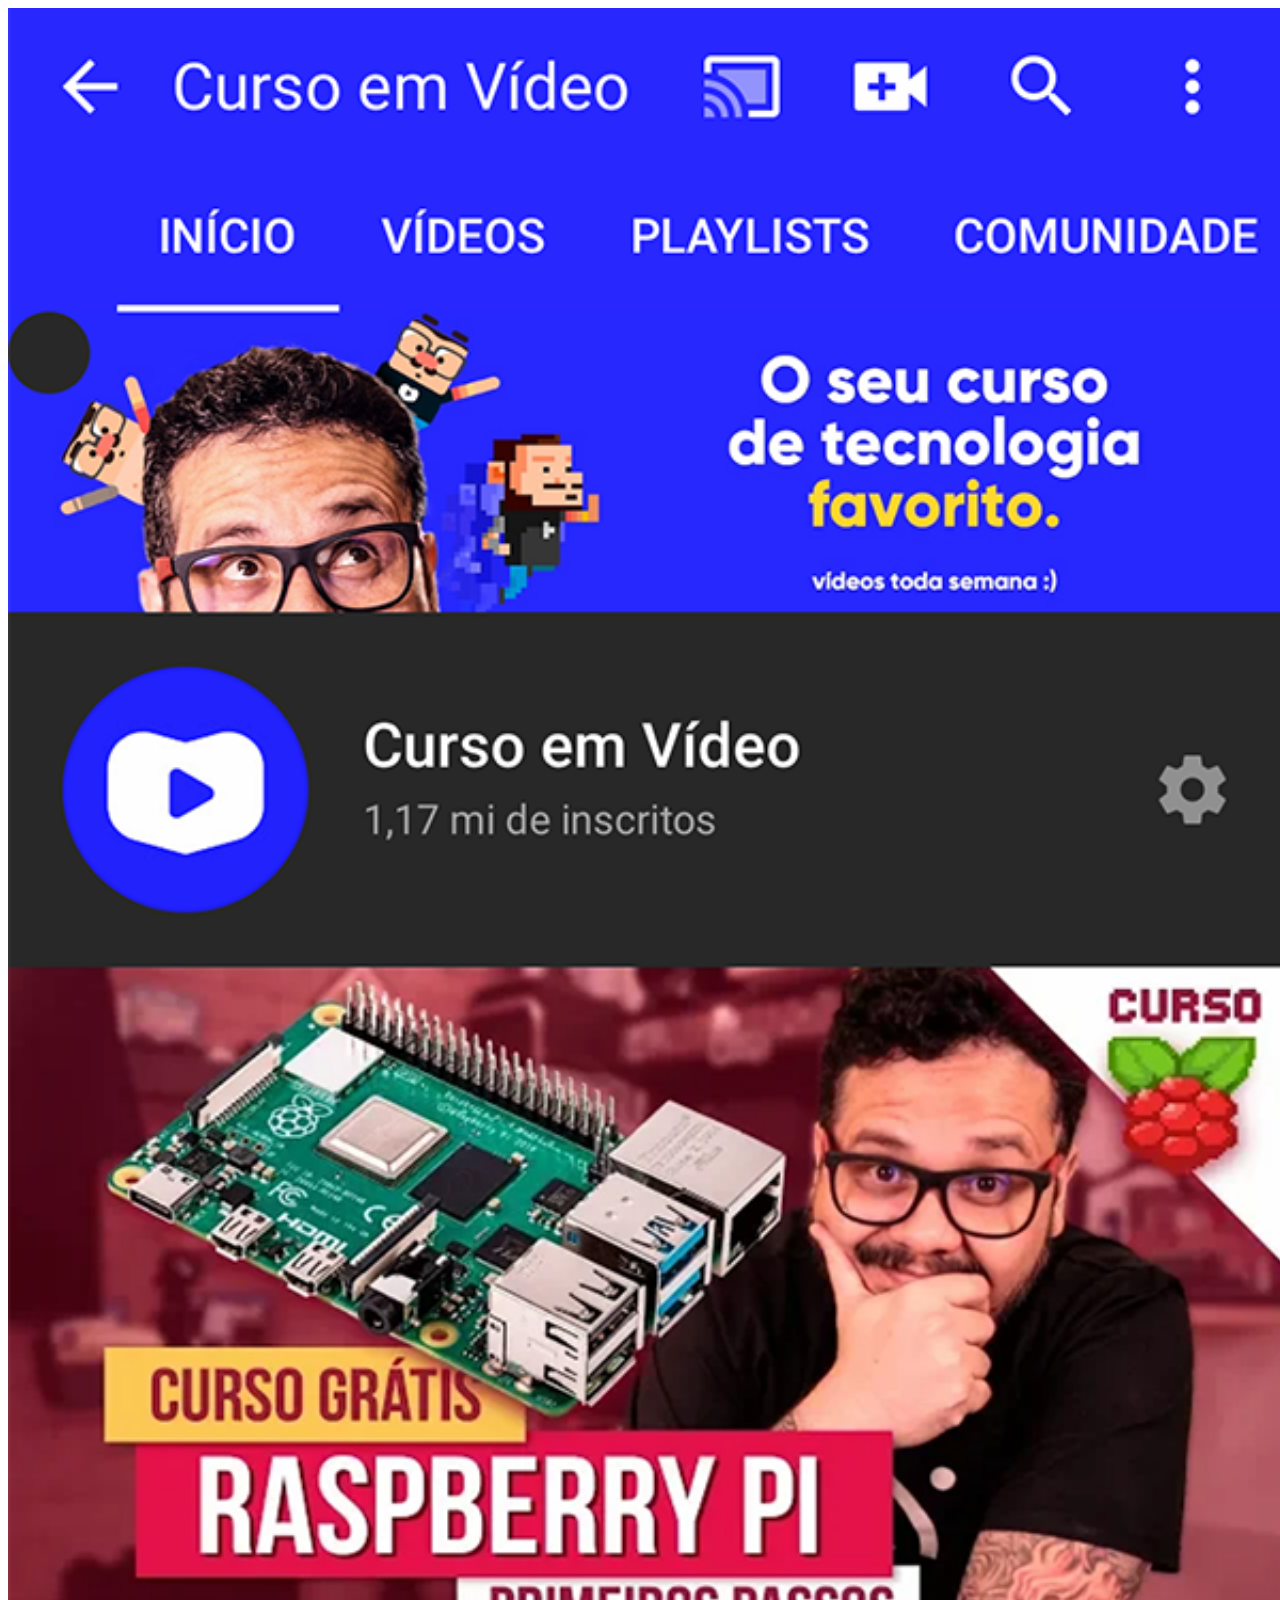
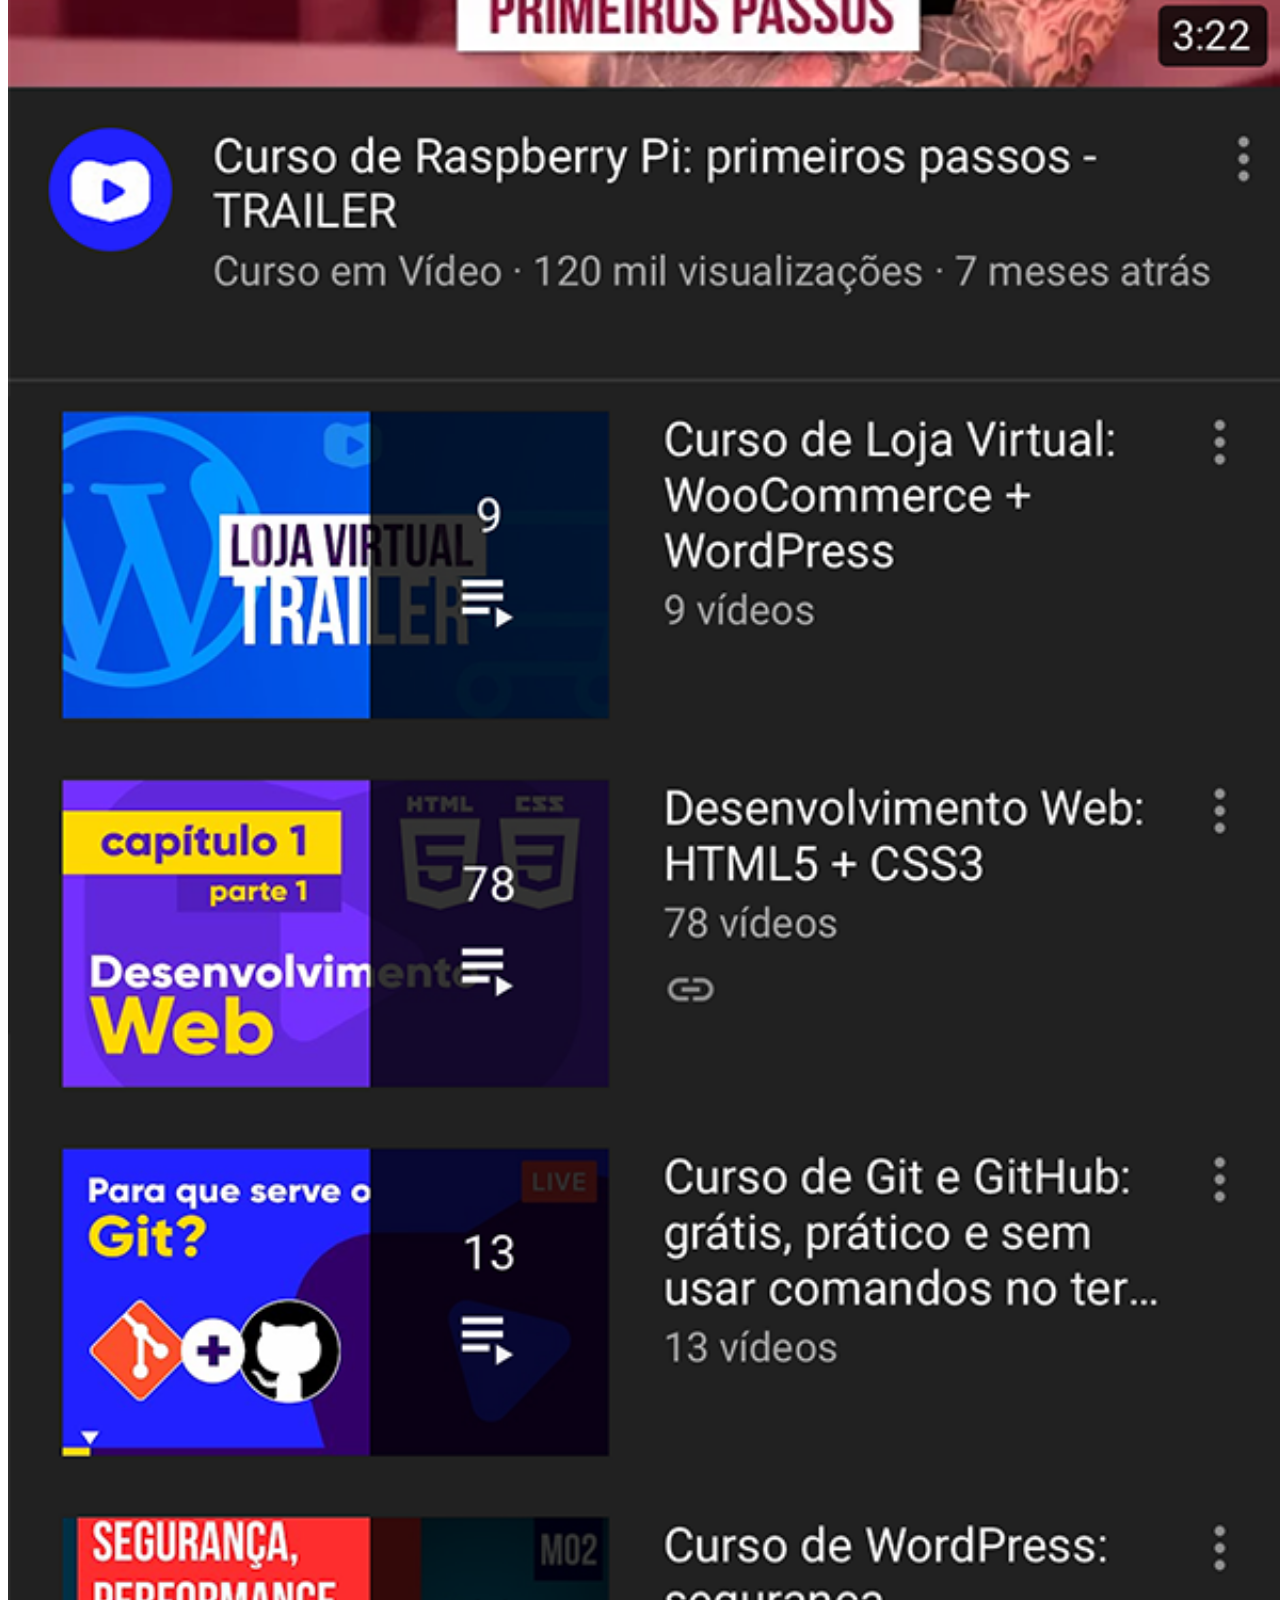
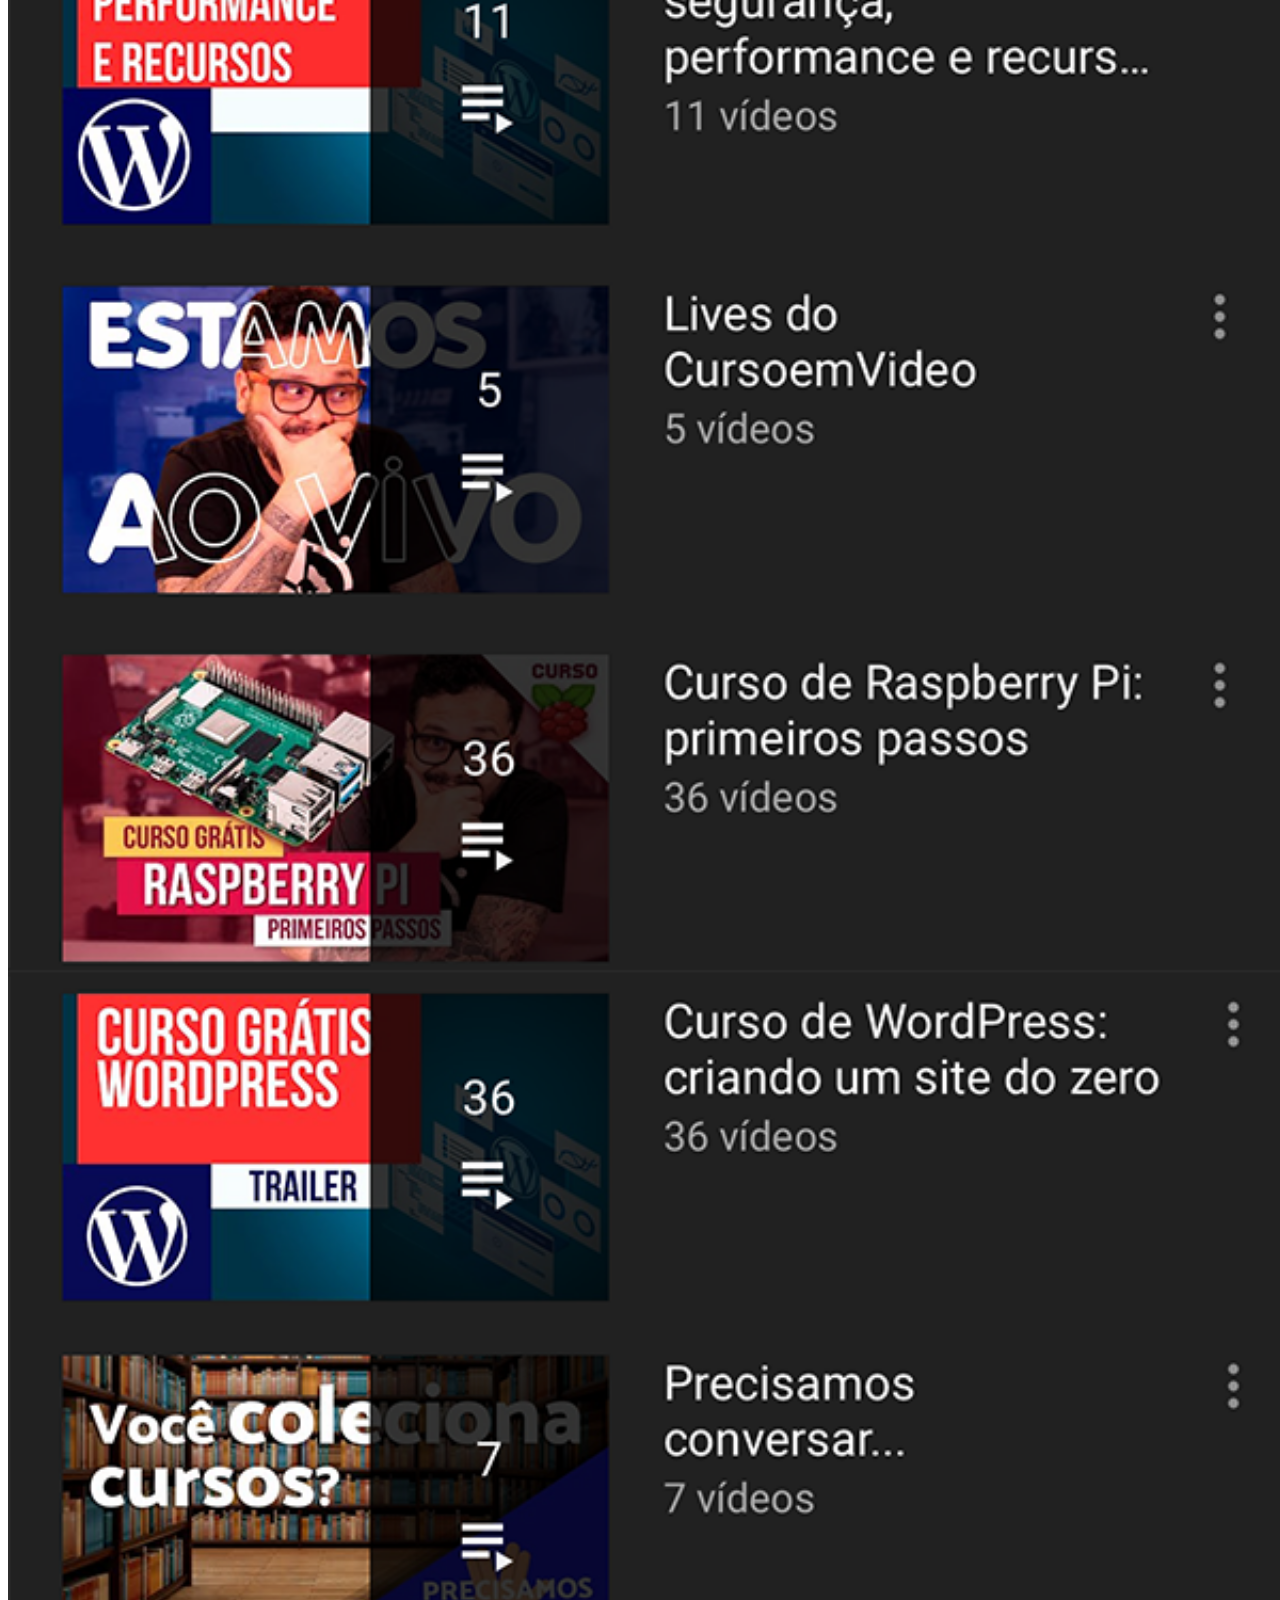
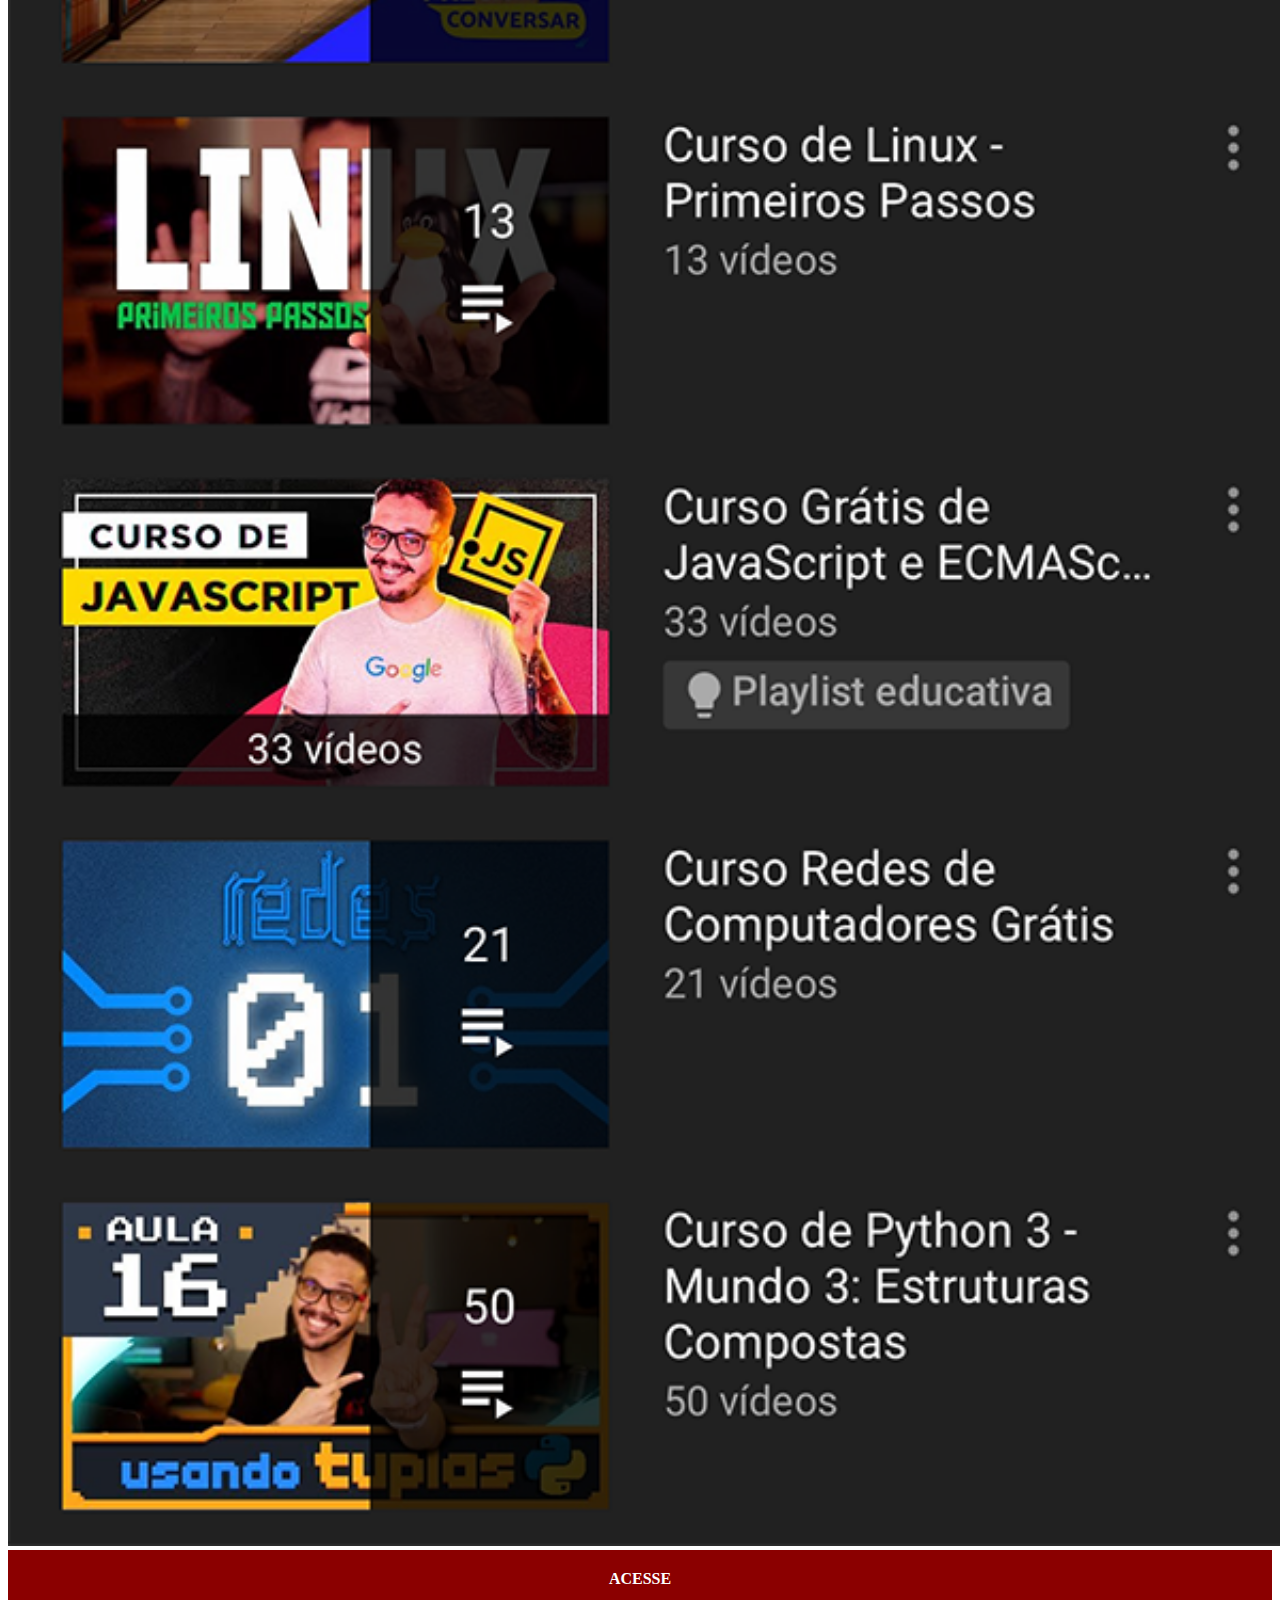
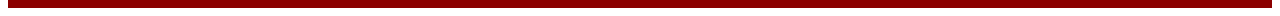
<file: youtube.html>
<!DOCTYPE html>
<html lang="pt-br">
<head>
    <meta charset="UTF-8">
    <meta name="viewport" content="width=device-width, initial-scale=1.0">
    <title>YouTube</title>
    <link rel="stylesheet" href="estilos/social.css">
</head>
<body>
    <img src="imagens/tela-youtube.png" alt="YouTube">
    <a href="https://www.youtube.com/c/CursoemV%C3%ADdeo/playlists" target="_blank">ACESSE</a>
</body>
</html>
</file>
<file: estilos/style.css>
@charset "UTF-8";

* {
    margin:0px;
    padding: 0px;
    font-family: Arial, Helvetica, sans-serif;
}

html, body {
    height: 100vh;
    width: 100vw;
    background-color: black;
}

body {
    background: url(../imagens/fundo-madeira.jpg) no-repeat top center;
    background-size: cover;
    background-attachment: fixed;
}


main {
    height: 100vh;
    position:relative;
    
}

section#telefone {
    position: absolute;
    top: 50%;
    left: 50%;
    transform: translate(-50%, -50%);
    height: 627px;
    width: 311px;
    background: url(../imagens/frame-iphone.png) no-repeat;
}

iframe#tela {
    position: relative;
    top: 80px;
    left: 22px;
    width: 269px;
    height: 471px;
}
</file>
<file: estilos/social.css>
@charset "UTF-8";

<style>
        * {
            margin: 0px;
            padding: 0px;
            font-family: Arial, Helvetica, sans-serif;
        }

        ::-webkit-scrollbar {
            width: 0px;
            height: 0px;
        }

        img {
            width: 100vw;

        }

        a {
            display: block;
            background-color: darkred;
            color: white;
            padding: 20px;
            text-align: center;
            font-weight: bolder;
            text-decoration: none;
        }

        a:hover {
            background-color: red;
        }
    </style>
</file>
